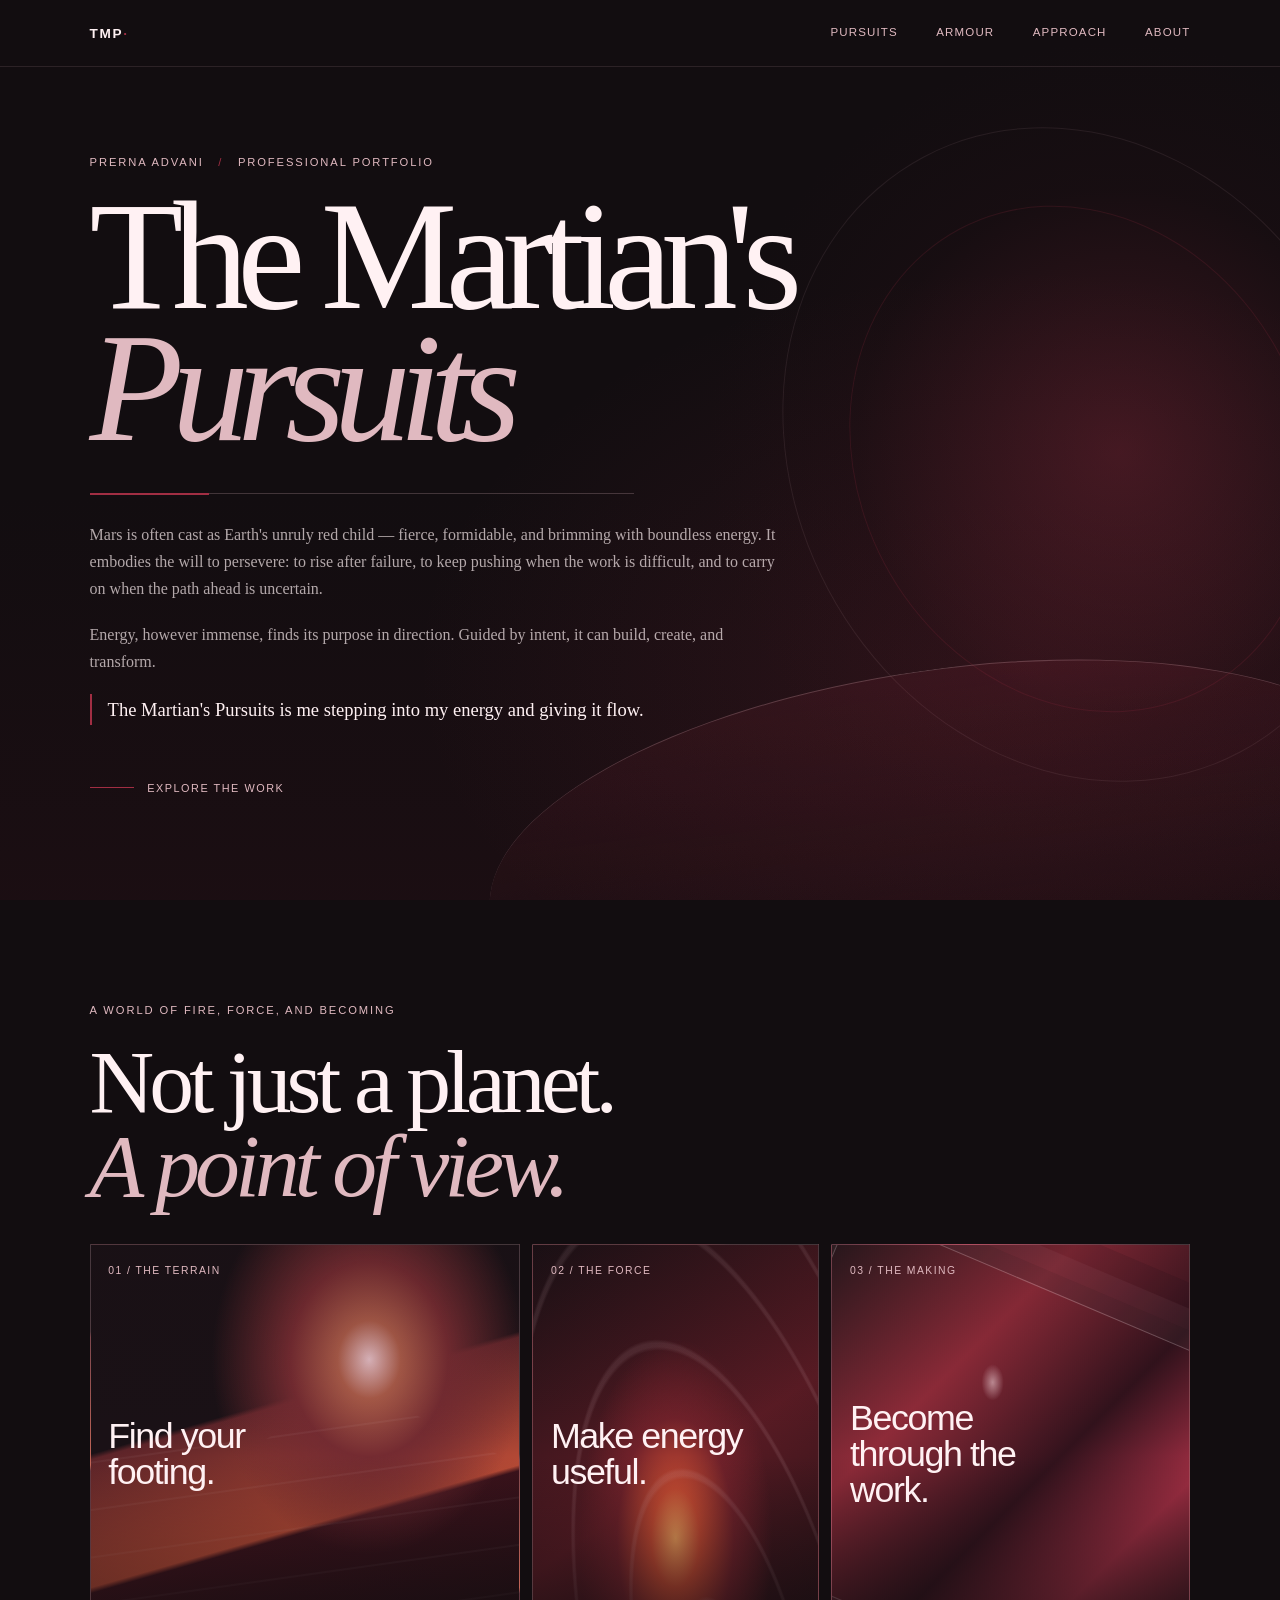
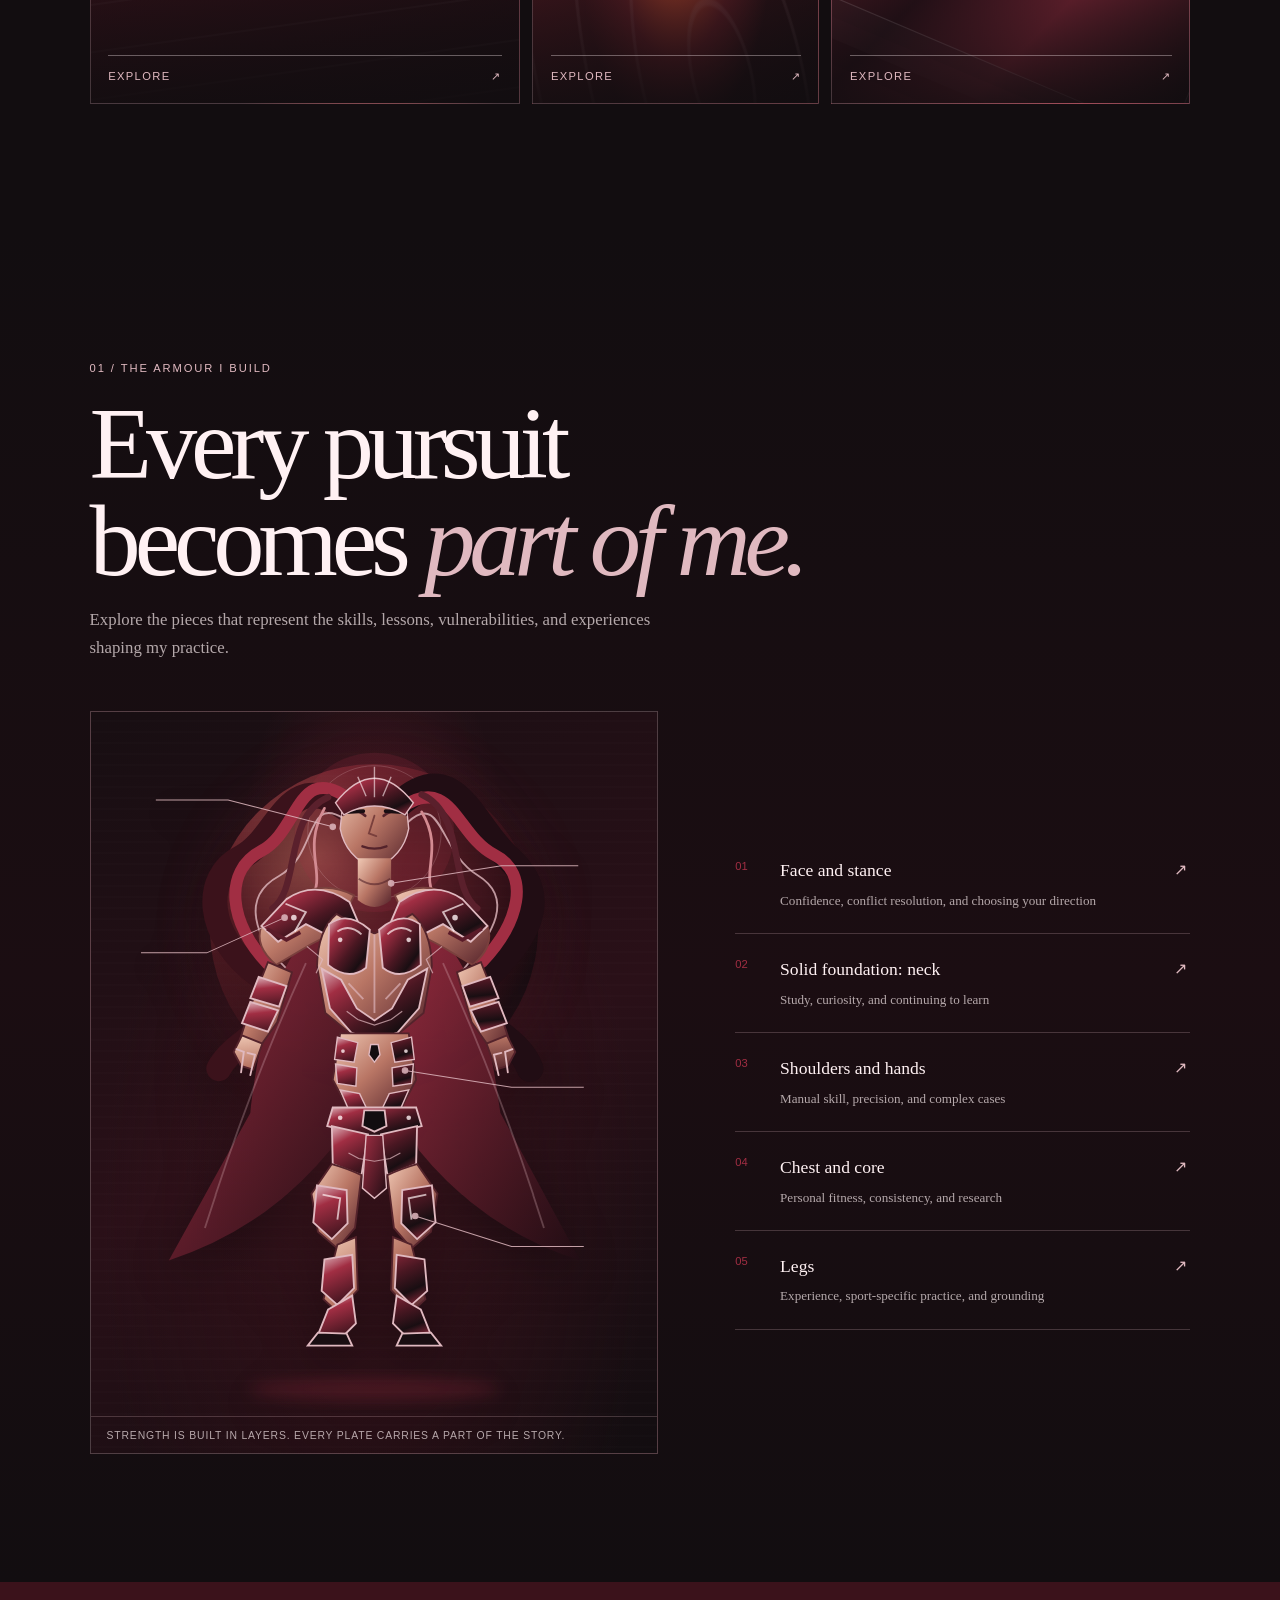
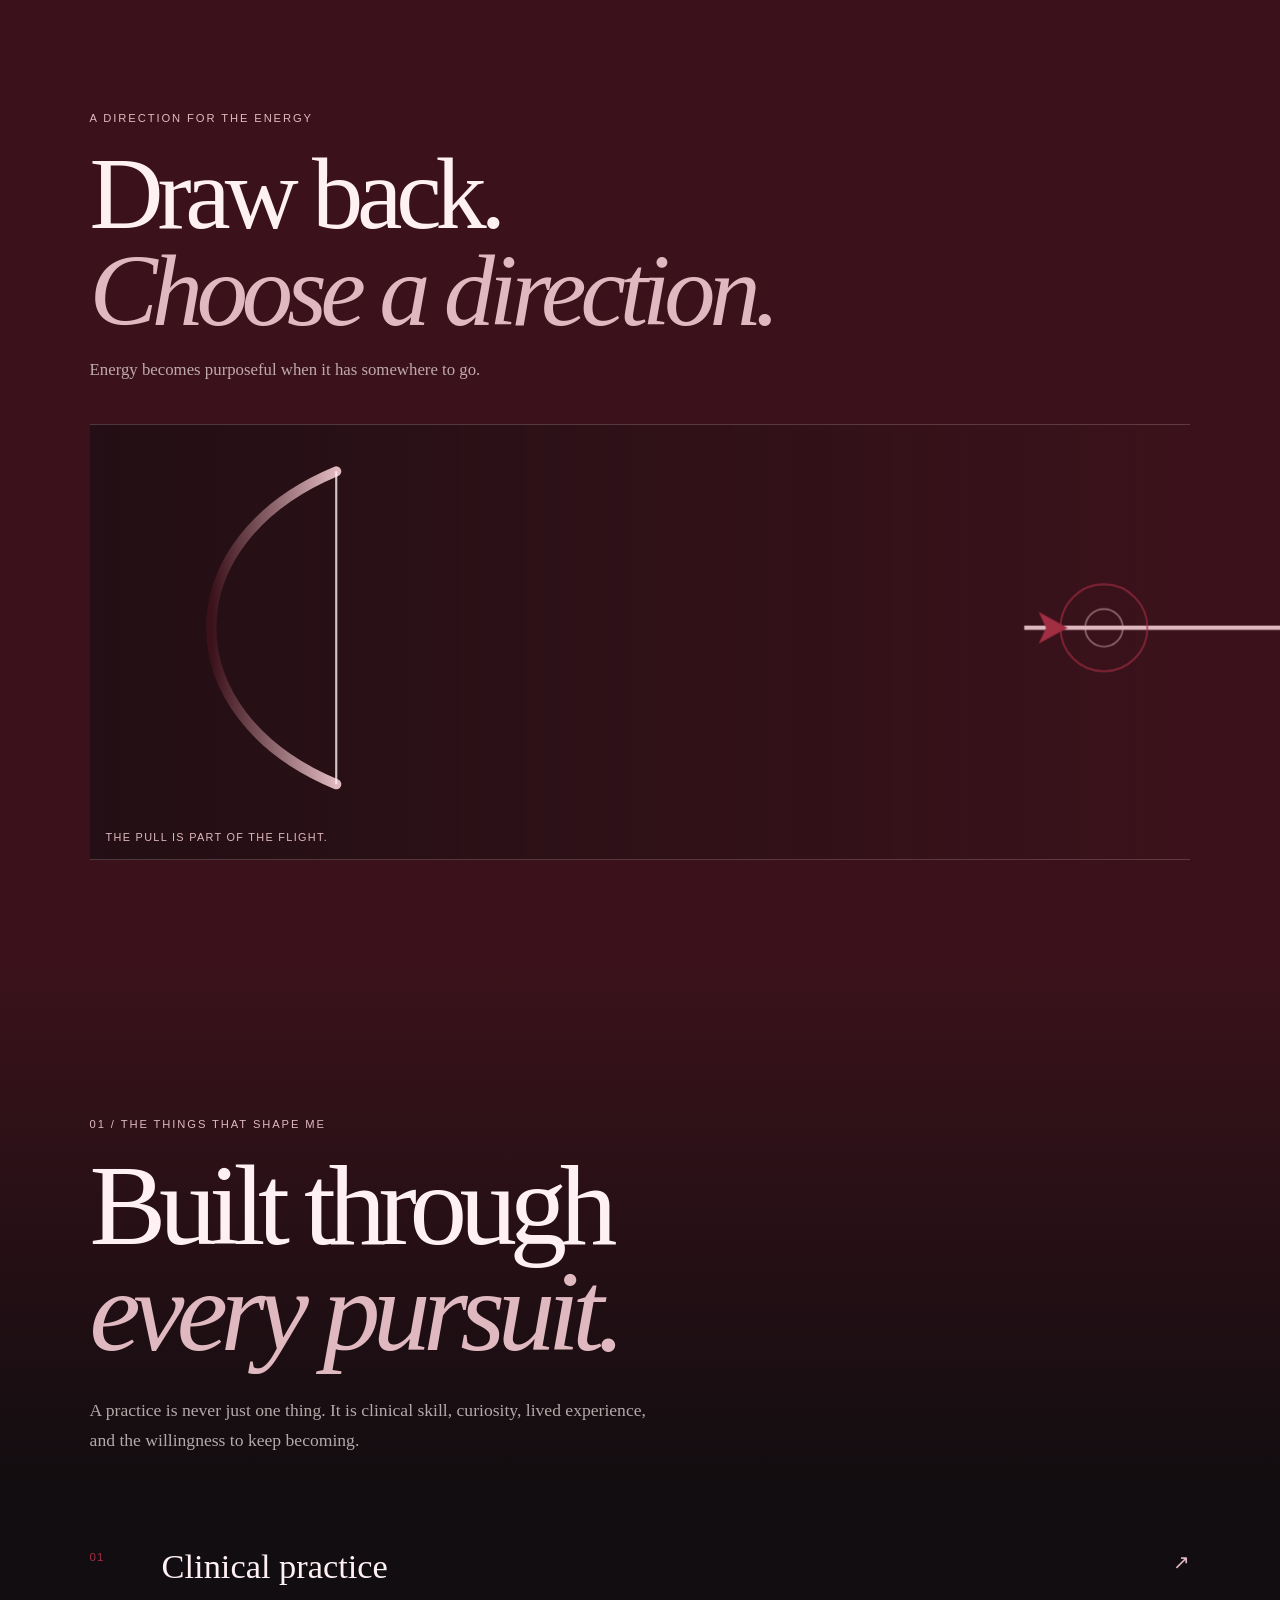
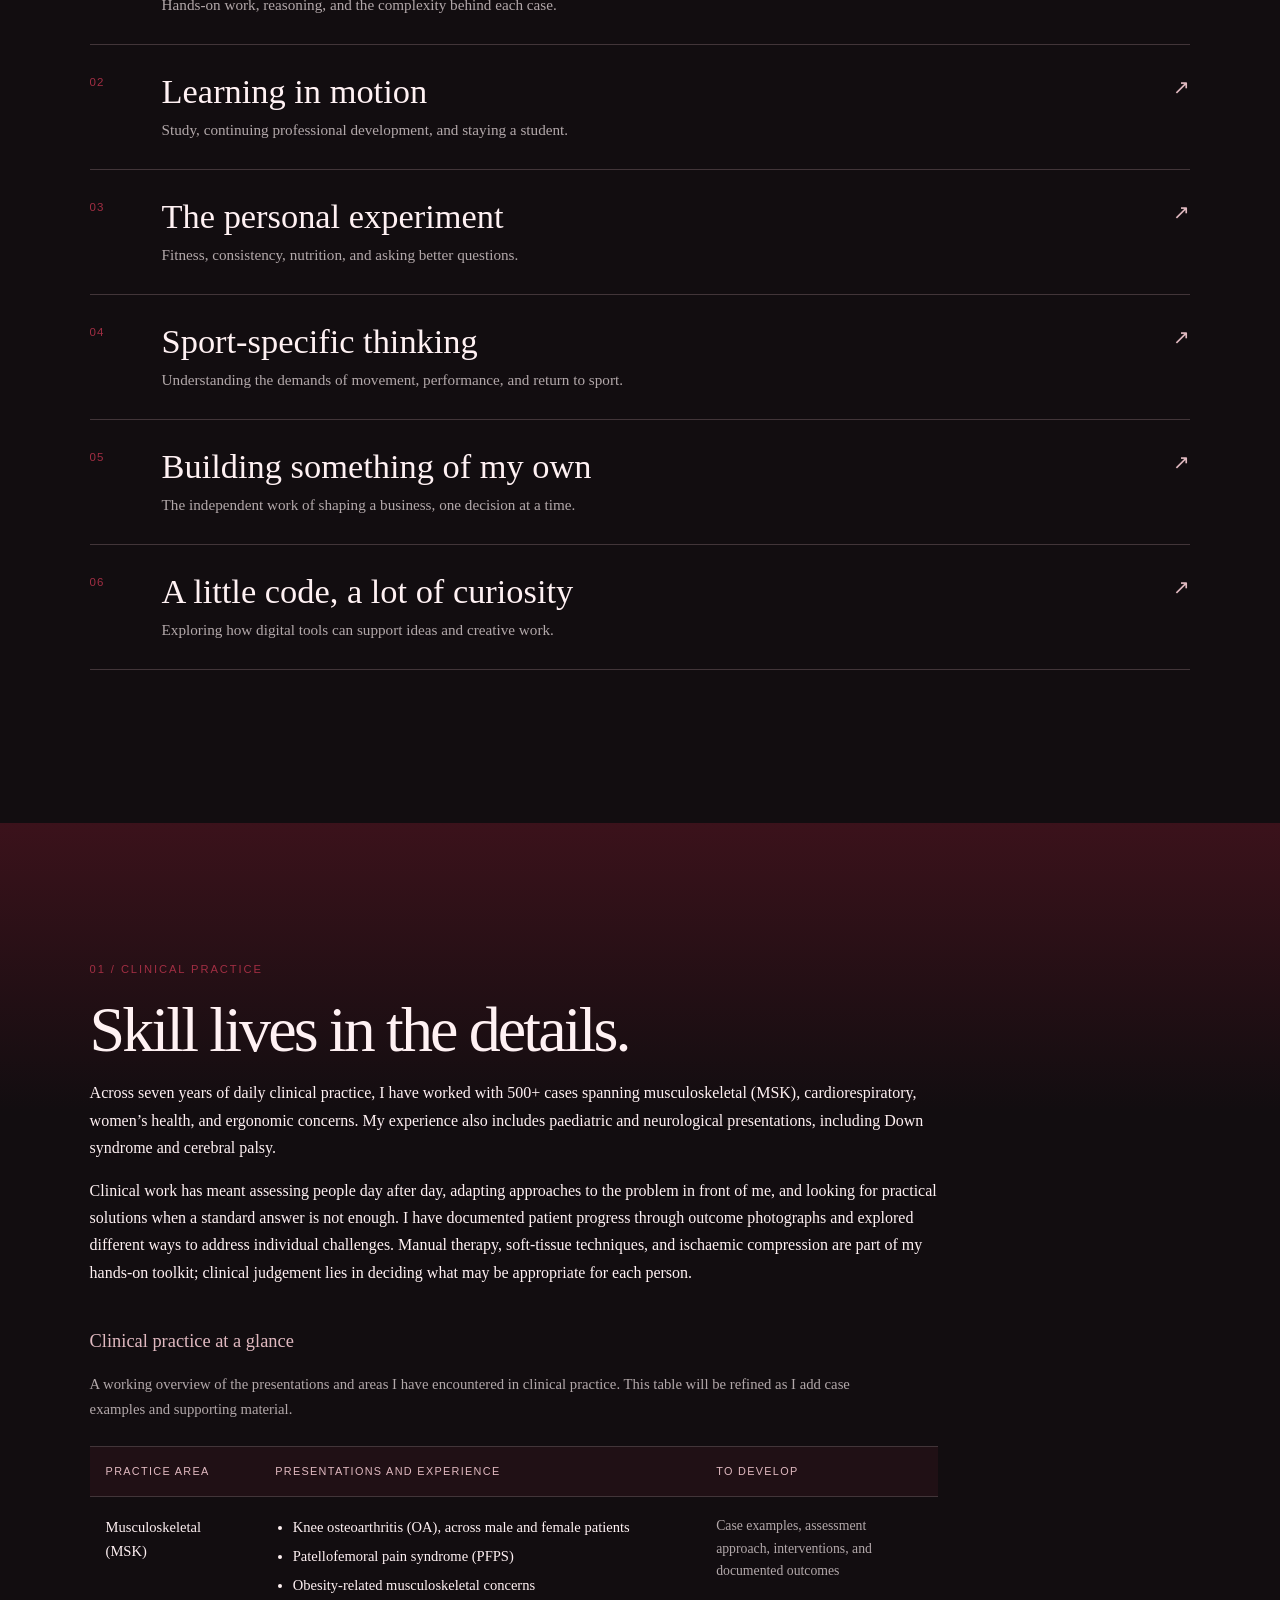
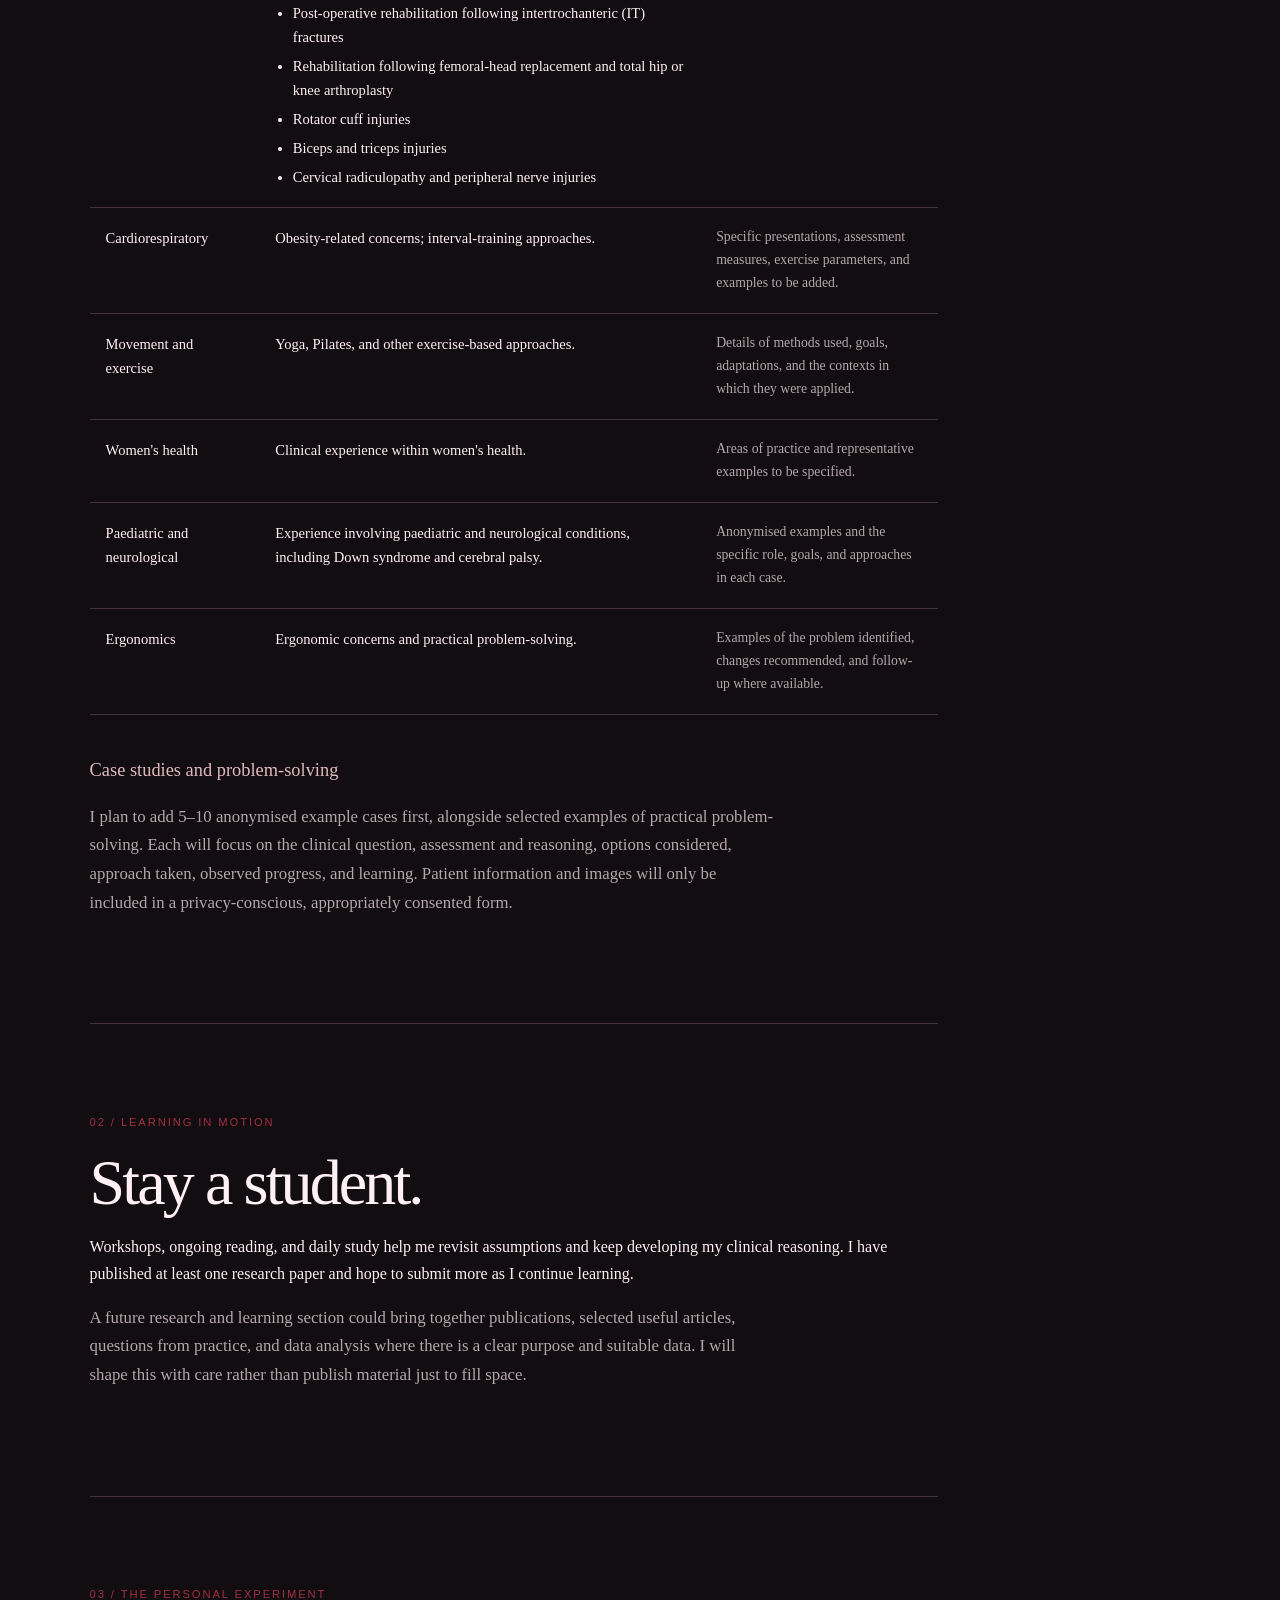
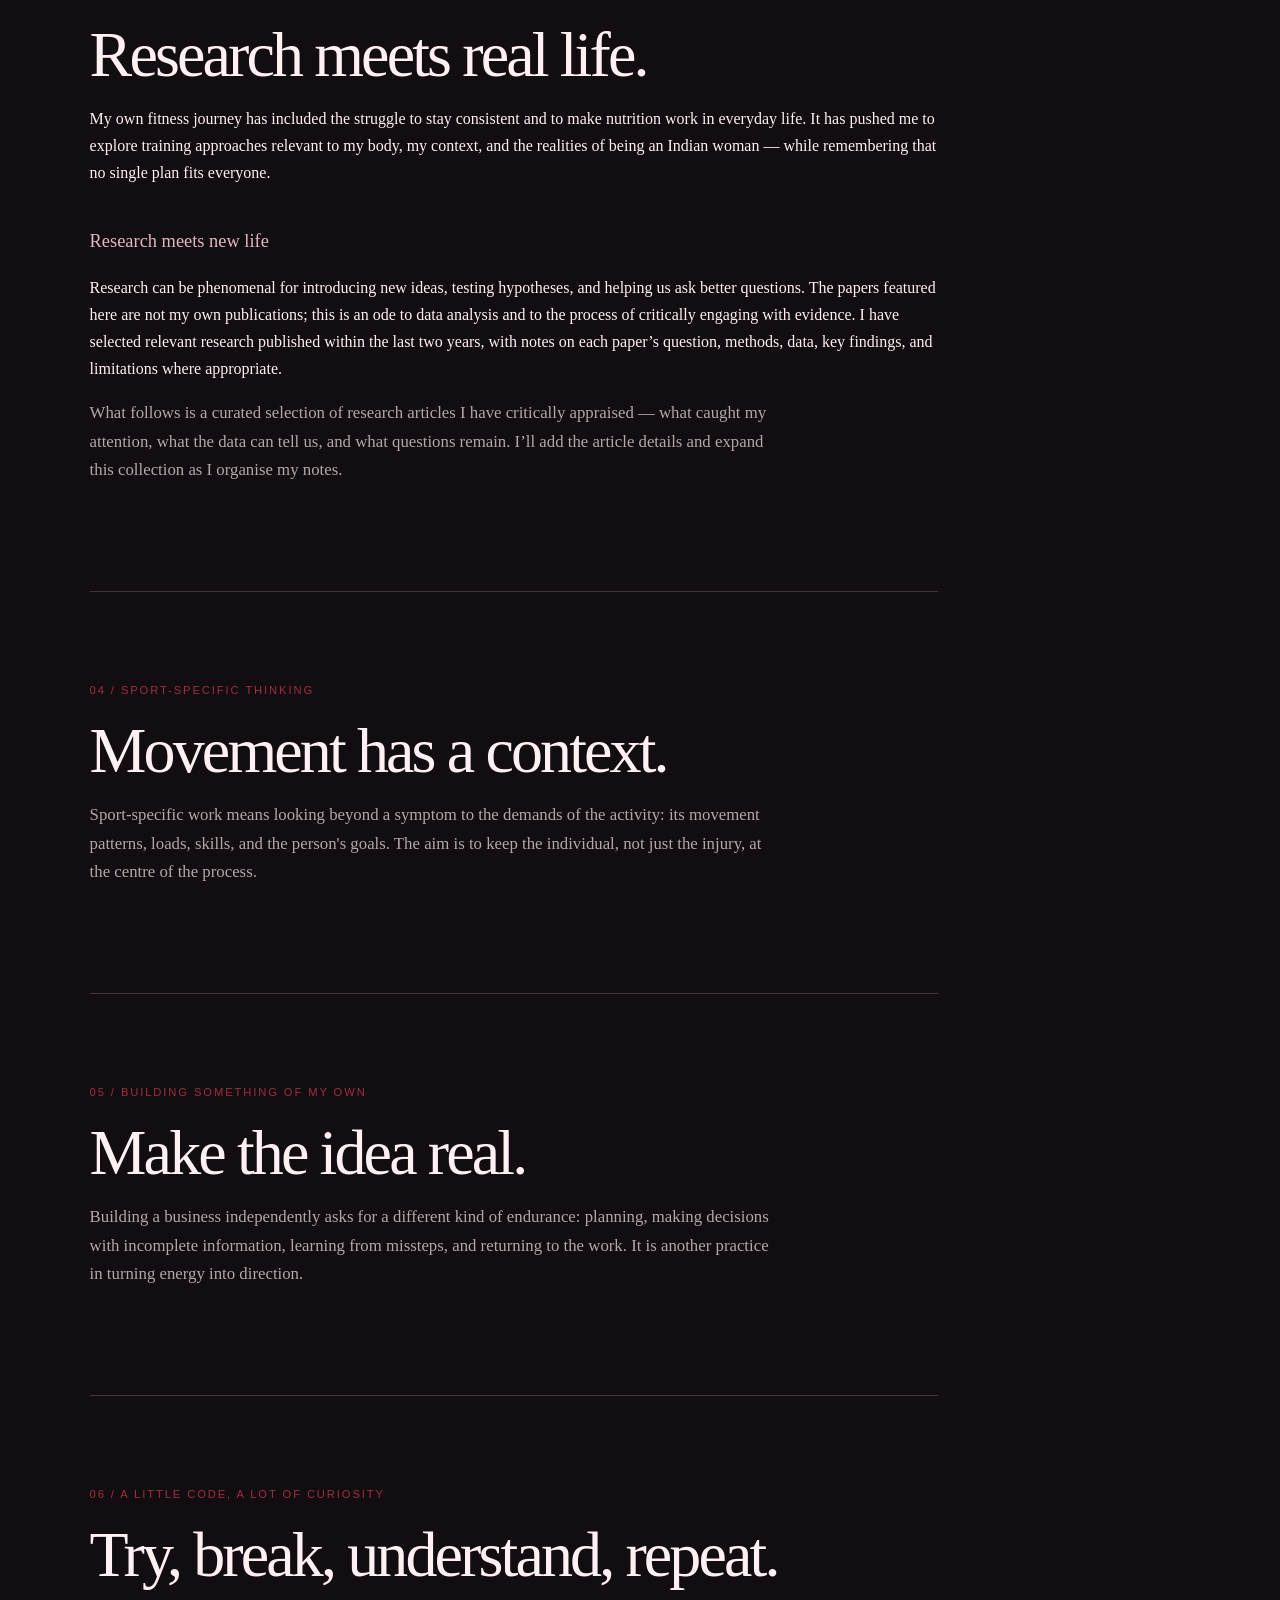
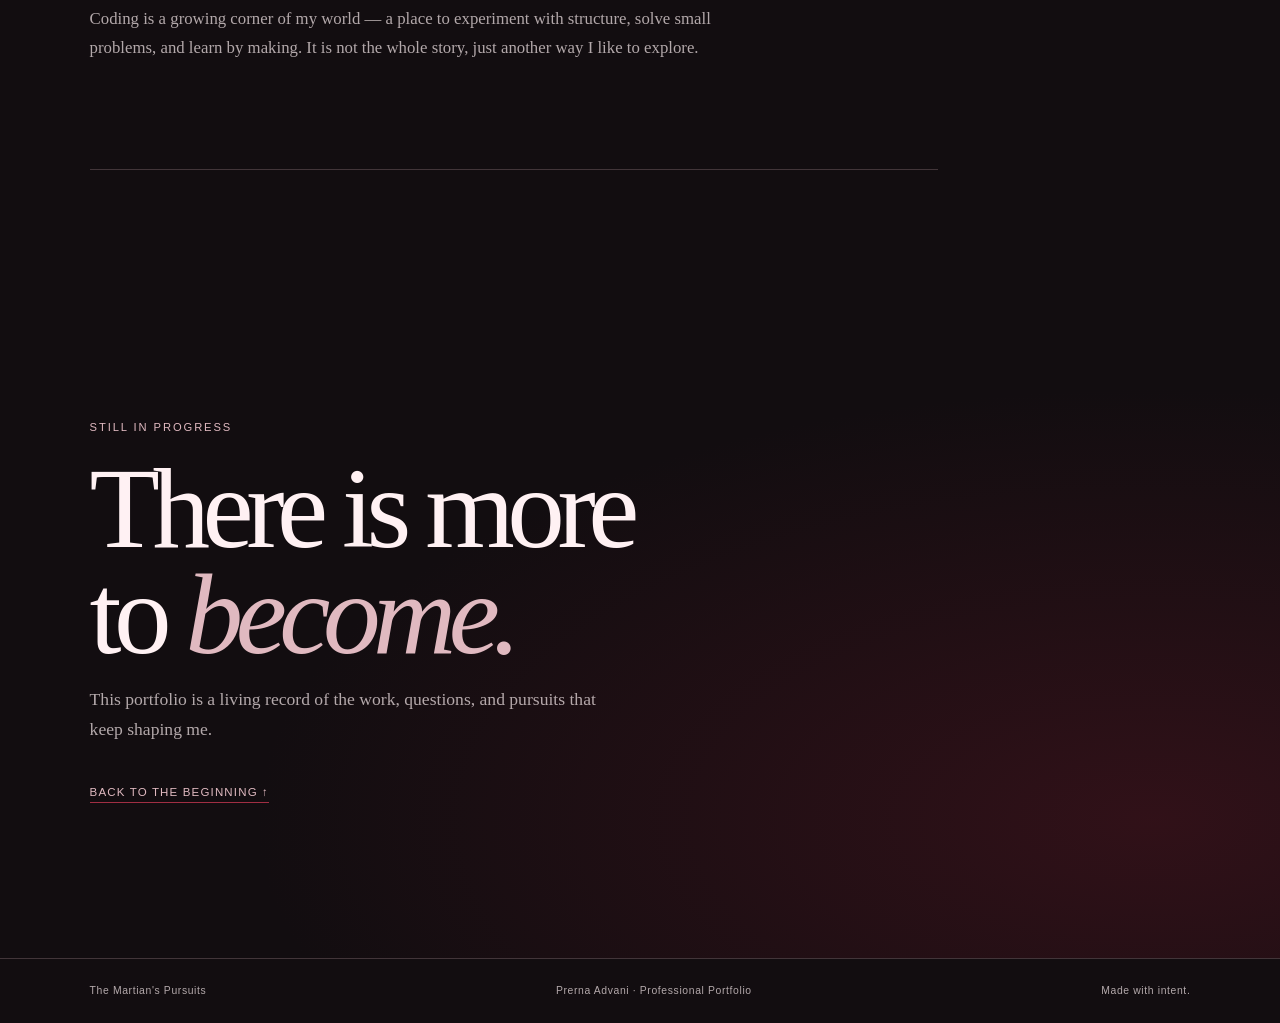
<file: index.html>
<!doctype html>
<html lang="en">
<head>
  <meta charset="utf-8">
  <meta name="viewport" content="width=device-width, initial-scale=1">
  <meta name="theme-color" content="#120D10">
  <meta name="description" content="The Martian's Pursuits — the professional portfolio of Prerna Advani, exploring sports physiotherapy, clinical practice, fitness, learning and building.">
  <title>The Martian's Pursuits — Prerna Advani</title>
  <link rel="stylesheet" href="./style.css">
  <script src="./script.js" defer></script>
</head>
<body>
  <header class="site-header">
    <a class="wordmark" href="#top" aria-label="The Martian's Pursuits, home">TMP<span>·</span></a>
    <nav aria-label="Main navigation">
      <a href="#pursuits">Pursuits</a>
      <a href="#armour">Armour</a>
      <a href="#approach">Approach</a>
      <a href="#about">About</a>
    </nav>
  </header>

  <main id="top">
    <section class="hero section-wrap" aria-labelledby="site-title">
      <p class="eyebrow">Prerna Advani <span class="eyebrow-divider">/</span> Professional Portfolio</p>
      <h1 id="site-title">The Martian's <em>Pursuits</em></h1>
      <div class="hero-rule" aria-hidden="true"><span></span></div>
      <div class="intro-copy">
        <p>Mars is often cast as Earth's unruly red child — fierce, formidable, and brimming with boundless energy. It embodies the will to persevere: to rise after failure, to keep pushing when the work is difficult, and to carry on when the path ahead is uncertain.</p>
        <p>Energy, however immense, finds its purpose in direction. Guided by intent, it can build, create, and transform.</p>
        <p class="closing-line">The Martian's Pursuits is me stepping into my energy and giving it flow.</p>
      </div>
      <a class="scroll-cue" href="#pursuits"><span class="scroll-cue-line" aria-hidden="true"></span> Explore the work</a>
      <div class="hero-orbit orbit-one" aria-hidden="true"></div>
      <div class="hero-orbit orbit-two" aria-hidden="true"></div>
    </section>


    <section class="mars-interlude section-wrap" aria-label="Visual introduction to the Martian theme">
      <div class="mars-interlude-heading">
        <p class="eyebrow">A world of fire, force, and becoming</p>
        <h2>Not just a planet.<br><em>A point of view.</em></h2>
      </div>
      <div class="mars-triptych" aria-label="Three visual pathways">
        <a class="mars-panel mars-panel-landscape mars-panel-link" href="terrain.html" aria-label="Explore The Terrain">
          <span class="panel-label">01 / The terrain</span><span class="panel-caption">Find your footing.</span><span class="panel-open">Explore <span aria-hidden="true">↗</span></span>
        </a>
        <a class="mars-panel mars-panel-fire mars-panel-link" href="force.html" aria-label="Explore The Force">
          <span class="panel-label">02 / The force</span><span class="panel-caption">Make energy useful.</span><span class="panel-open">Explore <span aria-hidden="true">↗</span></span>
        </a>
        <a class="mars-panel mars-panel-metal mars-panel-link" href="making.html" aria-label="Explore The Making">
          <span class="panel-label">03 / The making</span><span class="panel-caption">Become through the work.</span><span class="panel-open">Explore <span aria-hidden="true">↗</span></span>
        </a>
      </div>
    </section>

    <section class="armour-section section-wrap" id="armour" aria-labelledby="armour-title">
      <div class="armour-heading">
        <p class="eyebrow">01 / The armour I build</p>
        <h2 id="armour-title">Every pursuit<br>becomes <em>part of me.</em></h2>
        <p>Explore the pieces that represent the skills, lessons, vulnerabilities, and experiences shaping my practice.</p>
      </div>
      <div class="armour-layout">
        <div class="armour-figure">
          <svg class="armour-art" viewBox="0 0 600 760" role="img" aria-labelledby="armour-svg-title armour-svg-desc">
            <title id="armour-svg-title">The Martian's armour — a layered warrior figure</title>
            <desc id="armour-svg-desc">A feminine, athletic warrior silhouette with a human face, flowing mane-like hair, exposed neck, broad shoulders, layered burgundy and crimson armour, articulated hands, a strong core, and plated legs. Fine callouts connect the figure to clinical practice, learning, fitness, and experience.</desc>
            <defs>
              <linearGradient id="armour-metal" x1="0" y1="0" x2="1" y2="1"><stop stop-color="#E0B9C0"/><stop offset=".22" stop-color="#A12E43"/><stop offset=".55" stop-color="#4A1722"/><stop offset=".78" stop-color="#190E12"/><stop offset="1" stop-color="#A12E43"/></linearGradient>
              <linearGradient id="armour-skin" x1="0" y1="0" x2="1" y2="1"><stop stop-color="#F0C9B5"/><stop offset=".48" stop-color="#B97665"/><stop offset="1" stop-color="#54232B"/></linearGradient>
              <linearGradient id="armour-cloth" x1="0" y1="0" x2="1" y2="1"><stop stop-color="#A12E43"/><stop offset="1" stop-color="#210D14"/></linearGradient>
              <radialGradient id="armour-aura"><stop stop-color="#A12E43" stop-opacity=".36"/><stop offset="1" stop-color="#120D10" stop-opacity="0"/></radialGradient>
              <filter id="armour-shadow" x="-40%" y="-40%" width="180%" height="180%"><feGaussianBlur stdDeviation="8"/></filter>
            </defs>
            <ellipse cx="300" cy="372" rx="224" ry="330" fill="url(#armour-aura)"/>
            <circle cx="300" cy="130" r="86" fill="#A12E43" opacity=".18"/>
            <circle cx="300" cy="130" r="72" fill="none" stroke="#E0B9C0" stroke-opacity=".24"/>
            <ellipse cx="300" cy="731" rx="135" ry="12" fill="#A12E43" opacity=".26" filter="url(#armour-shadow)"/>
            <!-- Wind-carved mane: individual strands, never animal features -->
            <g fill="none" stroke-linecap="round">
              <path d="M270 105 C205 57 197 137 156 157 S116 242 176 285 S153 345 132 385" stroke="#3B121B" stroke-width="27"/>
              <path d="M278 98 C217 48 220 128 178 150 S143 229 185 272" stroke="#A12E43" stroke-width="13"/>
              <path d="M267 115 C225 89 239 154 197 177 S171 244 204 276" stroke="#E0B9C0" stroke-width="2" opacity=".8"/>
              <path d="M326 100 C387 45 405 122 444 157 S477 231 425 282 S451 338 468 385" stroke="#210D14" stroke-width="29"/>
              <path d="M329 103 C384 66 388 133 429 154 S456 228 416 270" stroke="#A12E43" stroke-width="13"/>
              <path d="M336 119 C373 85 370 151 411 176 S428 239 396 278" stroke="#E0B9C0" stroke-width="2" opacity=".8"/>
              <path d="M246 104 C220 151 251 175 230 205 M351 108 C377 151 346 175 368 204" stroke="#D38B92" stroke-width="3"/>
              <path d="M250 92 C202 112 220 191 190 212 M351 89 C399 110 380 190 411 212" stroke="#5A202C" stroke-width="7"/>
            </g>
            <!-- Cape, behind the body -->
            <path d="M239 235 C198 258 177 339 166 433 L78 592 Q181 559 252 473 L300 330Z" fill="url(#armour-cloth)" opacity=".9"/>
            <path d="M359 235 C402 258 424 339 436 433 L522 592 Q418 559 348 473 L300 330Z" fill="url(#armour-cloth)" opacity=".9"/>
            <path d="M226 271 Q163 410 117 557 M374 271 Q437 410 483 557" fill="none" stroke="#E0B9C0" stroke-opacity=".28" stroke-width="2"/>
            <!-- Face: human, composed, slightly androgynous -->
            <path d="M267 88 Q300 67 333 88 L337 126 Q331 157 300 169 Q269 157 263 126Z" fill="url(#armour-skin)" stroke="#E0B9C0" stroke-width="1.5"/>
            <path d="M266 111 Q279 102 290 112 M310 112 Q322 102 334 111" fill="none" stroke="#54232B" stroke-width="3" stroke-linecap="round"/>
            <path d="M269 108 L288 107 M312 107 L331 108" stroke="#190E12" stroke-width="4" stroke-linecap="round"/>
            <path d="M300 112 L294 131 L302 134" fill="none" stroke="#7A403D" stroke-width="2" stroke-linecap="round"/>
            <path d="M287 145 Q300 150 313 145" fill="none" stroke="#54232B" stroke-width="2.5" stroke-linecap="round"/>
            <path d="M258 98 Q300 45 342 98 L333 111 Q300 92 267 111Z" fill="url(#armour-metal)" stroke="#E0B9C0" stroke-width="1.5"/>
            <path d="M300 59 L300 92 M282 70 L291 91 M318 70 L309 91" stroke="#FFF1F3" stroke-opacity=".6" stroke-width="1.5"/>
            <!-- Exposed neck: deliberately unarmoured -->
            <path d="M282 158 L282 203 Q300 218 318 203 L318 158" fill="url(#armour-skin)"/>
            <path d="M283 180 Q300 192 317 180" fill="none" stroke="#54232B" stroke-opacity=".6" stroke-width="2"/>
            <!-- Strong shoulders and upper arms -->
            <path d="M278 198 Q246 181 215 199 L178 231 Q170 253 194 273 L231 251 L260 236Z" fill="url(#armour-skin)" stroke="#7A403D" stroke-width="2"/>
            <path d="M322 198 Q354 181 385 199 L422 231 Q430 253 406 273 L369 251 L340 236Z" fill="url(#armour-skin)" stroke="#7A403D" stroke-width="2"/>
            <!-- Layered shoulder pauldrons -->
            <path d="M273 205 Q237 180 205 202 L178 231 L196 248 L226 229 L251 242 L282 226Z" fill="url(#armour-metal)" stroke="#E0B9C0" stroke-width="2"/>
            <path d="M327 205 Q363 180 395 202 L422 231 L404 248 L374 229 L349 242 L318 226Z" fill="url(#armour-metal)" stroke="#E0B9C0" stroke-width="2"/>
            <path d="M204 207 L226 216 L214 237 M396 207 L374 216 L386 237" fill="none" stroke="#FFF1F3" stroke-opacity=".72" stroke-width="2"/>
            <path d="M184 234 L205 246 L220 238 M416 234 L395 246 L380 238" fill="none" stroke="#5B1B29" stroke-width="4"/>
            <!-- Torso and articulated chest plates -->
            <path d="M259 218 Q239 235 238 274 L247 325 L275 348 L300 337 L325 348 L353 325 L362 274 Q361 235 341 218 L322 229 L300 239 L278 229Z" fill="url(#armour-skin)" stroke="#54232B" stroke-width="2"/>
            <path d="M251 229 Q271 214 295 235 L291 276 Q272 291 250 273Z" fill="url(#armour-metal)" stroke="#E0B9C0" stroke-width="2"/>
            <path d="M349 229 Q329 214 305 235 L309 276 Q328 291 350 273Z" fill="url(#armour-metal)" stroke="#E0B9C0" stroke-width="2"/>
            <path d="M260 237 Q273 228 286 240 M340 237 Q327 228 314 240" fill="none" stroke="#FFF1F3" stroke-opacity=".7" stroke-width="2"/>
            <path d="M300 240 L300 325 M272 293 L288 310 M328 293 L312 310" fill="none" stroke="#E0B9C0" stroke-opacity=".65" stroke-width="2"/>
            <path d="M243 277 L264 289 L281 320 L300 333 L319 320 L336 289 L357 277 L348 320 L325 346 L300 355 L275 346 L252 320Z" fill="url(#armour-metal)" stroke="#E0B9C0" stroke-width="2"/>
            <!-- Core: segmented plates with visible vulnerable centre -->
            <path d="M263 347 L337 347 L345 397 L327 431 L273 431 L255 397Z" fill="url(#armour-skin)" stroke="#54232B" stroke-width="2"/>
            <path d="M260 351 L282 357 L278 378 L257 375Z M340 351 L318 357 L322 378 L343 375Z" fill="url(#armour-metal)" stroke="#E0B9C0" stroke-width="1.5"/>
            <path d="M258 380 L281 384 L280 404 L260 401Z M342 380 L319 384 L320 404 L340 401Z" fill="url(#armour-metal)" stroke="#E0B9C0" stroke-width="1.5"/>
            <path d="M263 408 L284 412 L293 431 L273 431Z M337 408 L316 412 L307 431 L327 431Z" fill="url(#armour-metal)" stroke="#E0B9C0" stroke-width="1.5"/>
            <path d="M296 359 L304 359 L306 370 L300 378 L294 370Z" fill="#120D10" stroke="#E0B9C0" stroke-width="1.5"/>
            <!-- Forearms and articulated hands -->
            <path d="M185 270 L211 281 L195 335 L173 366 L155 353 L169 310Z" fill="url(#armour-skin)" stroke="#54232B" stroke-width="2"/>
            <path d="M415 270 L389 281 L405 335 L427 366 L445 353 L431 310Z" fill="url(#armour-skin)" stroke="#54232B" stroke-width="2"/>
            <path d="M175 286 L205 296 L197 318 L166 309Z M425 286 L395 296 L403 318 L434 309Z" fill="url(#armour-metal)" stroke="#E0B9C0" stroke-width="2"/>
            <path d="M166 313 L196 322 L185 345 L157 336Z M434 313 L404 322 L415 345 L443 336Z" fill="url(#armour-metal)" stroke="#E0B9C0" stroke-width="2"/>
            <path d="M157 349 L179 358 L169 386 L156 382 L148 367Z M443 349 L421 358 L431 386 L444 382 L452 367Z" fill="url(#armour-skin)" stroke="#54232B" stroke-width="2"/>
            <path d="M151 364 L159 367 L156 389 M163 368 L171 370 L166 392 M449 364 L441 367 L444 389 M437 368 L429 370 L434 392" fill="none" stroke="#E0B9C0" stroke-width="2" stroke-linecap="round"/>
            <!-- Waist belt and layered tassets -->
            <path d="M255 427 L345 427 L351 447 L300 459 L249 447Z" fill="url(#armour-metal)" stroke="#E0B9C0" stroke-width="2"/>
            <path d="M289 430 L311 430 L313 447 L300 453 L287 447Z" fill="#120D10" stroke="#E0B9C0" stroke-width="2"/>
            <path d="M254 447 L293 456 L286 500 L255 488Z M307 456 L346 447 L345 488 L314 500Z" fill="url(#armour-metal)" stroke="#E0B9C0" stroke-width="2"/>
            <path d="M291 457 L309 457 L313 514 L300 525 L287 514Z" fill="url(#armour-cloth)" stroke="#E0B9C0" stroke-width="1.5"/>
            <!-- Muscular thighs and segmented leg armour -->
            <path d="M254 488 Q272 493 286 500 L279 557 L260 579 L239 561 L232 520Z" fill="url(#armour-skin)" stroke="#54232B" stroke-width="2"/>
            <path d="M346 488 Q328 493 314 500 L321 557 L340 579 L361 561 L368 520Z" fill="url(#armour-skin)" stroke="#54232B" stroke-width="2"/>
            <path d="M238 511 L270 516 L271 552 L254 569 L234 551Z M362 511 L330 516 L329 552 L346 569 L366 551Z" fill="url(#armour-metal)" stroke="#E0B9C0" stroke-width="2"/>
            <path d="M244 521 L263 525 L260 548 M356 521 L337 525 L340 548" fill="none" stroke="#FFF1F3" stroke-opacity=".7" stroke-width="2"/>
            <path d="M260 575 L280 567 L282 624 L260 648 L245 634Z M340 575 L320 567 L318 624 L340 648 L355 634Z" fill="url(#armour-skin)" stroke="#54232B" stroke-width="2"/>
            <path d="M246 591 L276 586 L278 622 L260 640 L243 625Z M354 591 L324 586 L322 622 L340 640 L357 625Z" fill="url(#armour-metal)" stroke="#E0B9C0" stroke-width="2"/>
            <path d="M250 645 L276 630 L280 660 L264 676 L240 670Z M350 645 L324 630 L320 660 L336 676 L360 670Z" fill="url(#armour-metal)" stroke="#E0B9C0" stroke-width="2"/>
            <path d="M239 670 L270 671 L276 684 L228 684Z M361 670 L330 671 L324 684 L372 684Z" fill="#190E12" stroke="#E0B9C0" stroke-width="2"/>
            <!-- Sparse engraved details, rivets, and light-catching edges -->
            <g fill="#FFF1F3" opacity=".8"><circle cx="213" cy="222" r="3"/><circle cx="387" cy="222" r="3"/><circle cx="263" cy="246" r="2.5"/><circle cx="337" cy="246" r="2.5"/><circle cx="266" cy="366" r="2"/><circle cx="334" cy="366" r="2"/><circle cx="263" cy="438" r="2.5"/><circle cx="337" cy="438" r="2.5"/></g>
            <g fill="none" stroke="#E0B9C0" stroke-width="1.3" opacity=".72">
              <path d="M227 253 L244 267 L237 282 M373 253 L356 267 L363 282"/>
              <path d="M270 323 L282 332 L300 338 L318 332 L330 323"/>
              <path d="M272 476 L283 482 L300 485 L317 482 L328 476"/>
            </g>
            <!-- Fine callouts -->
            <g fill="none" stroke="#E0B9C0" stroke-width="1.1" opacity=".85">
              <path d="M255 124 L142 95 L64 95"/><circle cx="255" cy="124" r="3" fill="#E0B9C0"/>
              <path d="M318 185 L437 166 L520 166"/><circle cx="318" cy="185" r="3" fill="#E0B9C0"/>
              <path d="M203 222 L119 260 L48 260"/><circle cx="203" cy="222" r="3" fill="#E0B9C0"/>
              <path d="M333 387 L448 405 L526 405"/><circle cx="333" cy="387" r="3" fill="#E0B9C0"/>
              <path d="M344 544 L448 577 L526 577"/><circle cx="344" cy="544" r="3" fill="#E0B9C0"/>
            </g>
          </svg>
          <p class="figure-caption">Strength is built in layers. Every plate carries a part of the story.</p>
        </div>
        <div class="armour-links" aria-label="Explore armour meanings">
          <a href="#building"><span>01</span><span><strong>Face and stance</strong><small>Confidence, conflict resolution, and choosing your direction</small></span><b>↗</b></a>
          <a href="#learning"><span>02</span><span><strong>Solid foundation: neck</strong><small>Study, curiosity, and continuing to learn</small></span><b>↗</b></a>
          <a href="#clinical"><span>03</span><span><strong>Shoulders and hands</strong><small>Manual skill, precision, and complex cases</small></span><b>↗</b></a>
          <a href="#fitness"><span>04</span><span><strong>Chest and core</strong><small>Personal fitness, consistency, and research</small></span><b>↗</b></a>
          <a href="#sport"><span>05</span><span><strong>Legs</strong><small>Experience, sport-specific practice, and grounding</small></span><b>↗</b></a>
        </div>
      </div>
    </section>

    <section class="bow-section section-wrap" id="bow" aria-label="Bow and arrow, a symbol of directed energy">
      <div class="bow-copy"><p class="eyebrow">A direction for the energy</p><h2>Draw back.<br><em>Choose a direction.</em></h2><p>Energy becomes purposeful when it has somewhere to go.</p></div>
      <div class="bow-stage" data-bow-stage>
        <svg class="bow-art" viewBox="0 0 760 280" role="img" aria-label="A crimson bow draws back and releases an arrow across the page">
          <defs><linearGradient id="bowGlow" x1="0" y1="0" x2="1" y2="0"><stop stop-color="#3B121B"/><stop offset="1" stop-color="#E0B9C0"/></linearGradient></defs>
          <path class="bow-curve" d="M170 32 C55 80 55 200 170 248" fill="none" stroke="url(#bowGlow)" stroke-width="7" stroke-linecap="round"/>
          <path class="bow-string" d="M170 32 L170 140 L170 248" fill="none" stroke="#FFF1F3" stroke-width="1.5" opacity=".8"/>
          <g class="arrow-group"><path d="M170 140 L690 140" stroke="#E0B9C0" stroke-width="3"/><path d="M690 140 L661 124 L666 140 L661 156Z" fill="#A12E43"/><path d="M200 140 L180 129 L185 140 L180 151Z" fill="#A12E43"/></g>
          <path class="arrow-trail" d="M220 140 L700 140" stroke="#A12E43" stroke-width="1" stroke-dasharray="3 10" opacity=".6"/>
          <circle class="target-ring" cx="700" cy="140" r="30" fill="none" stroke="#A12E43" stroke-width="1.5"/><circle class="target-ring inner" cx="700" cy="140" r="13" fill="none" stroke="#E0B9C0" stroke-width="1"/>
        </svg>
        <p class="bow-caption">The pull is part of the flight.</p>
      </div>
    </section>

    <section class="section-intro section-wrap" id="pursuits">
      <p class="eyebrow">01 / The things that shape me</p>
      <h2>Built through<br><em>every pursuit.</em></h2>
      <p class="section-lede">A practice is never just one thing. It is clinical skill, curiosity, lived experience, and the willingness to keep becoming.</p>
    </section>

    <section class="pursuit-list section-wrap" aria-label="Portfolio topics">
      <a class="pursuit-card" href="#clinical">
        <span class="card-index">01</span><span class="card-copy"><span class="card-title">Clinical practice</span><span class="card-description">Hands-on work, reasoning, and the complexity behind each case.</span></span><span class="card-arrow" aria-hidden="true">↗</span>
      </a>
      <a class="pursuit-card" href="#learning">
        <span class="card-index">02</span><span class="card-copy"><span class="card-title">Learning in motion</span><span class="card-description">Study, continuing professional development, and staying a student.</span></span><span class="card-arrow" aria-hidden="true">↗</span>
      </a>
      <a class="pursuit-card" href="#fitness">
        <span class="card-index">03</span><span class="card-copy"><span class="card-title">The personal experiment</span><span class="card-description">Fitness, consistency, nutrition, and asking better questions.</span></span><span class="card-arrow" aria-hidden="true">↗</span>
      </a>
      <a class="pursuit-card" href="#sport">
        <span class="card-index">04</span><span class="card-copy"><span class="card-title">Sport-specific thinking</span><span class="card-description">Understanding the demands of movement, performance, and return to sport.</span></span><span class="card-arrow" aria-hidden="true">↗</span>
      </a>
      <a class="pursuit-card" href="#building">
        <span class="card-index">05</span><span class="card-copy"><span class="card-title">Building something of my own</span><span class="card-description">The independent work of shaping a business, one decision at a time.</span></span><span class="card-arrow" aria-hidden="true">↗</span>
      </a>
      <a class="pursuit-card" href="#code">
        <span class="card-index">06</span><span class="card-copy"><span class="card-title">A little code, a lot of curiosity</span><span class="card-description">Exploring how digital tools can support ideas and creative work.</span></span><span class="card-arrow" aria-hidden="true">↗</span>
      </a>
    </section>

    <section class="details section-wrap" aria-label="More about each pursuit">
      <article class="detail" id="clinical">
        <p class="eyebrow">01 / Clinical practice</p><h3>Skill lives in the details.</h3>
        <p>Across seven years of daily clinical practice, I have worked with 500+ cases spanning musculoskeletal (MSK), cardiorespiratory, women’s health, and ergonomic concerns. My experience also includes paediatric and neurological presentations, including Down syndrome and cerebral palsy.</p>
        <p>Clinical work has meant assessing people day after day, adapting approaches to the problem in front of me, and looking for practical solutions when a standard answer is not enough. I have documented patient progress through outcome photographs and explored different ways to address individual challenges. Manual therapy, soft-tissue techniques, and ischaemic compression are part of my hands-on toolkit; clinical judgement lies in deciding what may be appropriate for each person.</p>
        <h4 class="clinical-table-title">Clinical practice at a glance</h4>
        <p class="table-intro">A working overview of the presentations and areas I have encountered in clinical practice. This table will be refined as I add case examples and supporting material.</p>
        <div class="clinical-table-wrap" role="region" aria-label="Clinical practice experience table" tabindex="0">
          <table class="clinical-table">
            <thead><tr><th scope="col">Practice area</th><th scope="col">Presentations and experience</th><th scope="col">To develop</th></tr></thead>
            <tbody>
              <tr><th scope="row">Musculoskeletal (MSK)</th><td>
                <ul>
                  <li>Knee osteoarthritis (OA), across male and female patients</li>
                  <li>Patellofemoral pain syndrome (PFPS)</li>
                  <li>Obesity-related musculoskeletal concerns</li>
                  <li>Post-operative rehabilitation following intertrochanteric (IT) fractures</li>
                  <li>Rehabilitation following femoral-head replacement and total hip or knee arthroplasty</li>
                  <li>Rotator cuff injuries</li>
                  <li>Biceps and triceps injuries</li>
                  <li>Cervical radiculopathy and peripheral nerve injuries</li>
                </ul>
              </td><td>Case examples, assessment approach, interventions, and documented outcomes</td></tr>
              <tr><th scope="row">Cardiorespiratory</th><td>Obesity-related concerns; interval-training approaches.</td><td>Specific presentations, assessment measures, exercise parameters, and examples to be added.</td></tr>
              <tr><th scope="row">Movement and exercise</th><td>Yoga, Pilates, and other exercise-based approaches.</td><td>Details of methods used, goals, adaptations, and the contexts in which they were applied.</td></tr>
              <tr><th scope="row">Women's health</th><td>Clinical experience within women's health.</td><td>Areas of practice and representative examples to be specified.</td></tr>
              <tr><th scope="row">Paediatric and neurological</th><td>Experience involving paediatric and neurological conditions, including Down syndrome and cerebral palsy.</td><td>Anonymised examples and the specific role, goals, and approaches in each case.</td></tr>
              <tr><th scope="row">Ergonomics</th><td>Ergonomic concerns and practical problem-solving.</td><td>Examples of the problem identified, changes recommended, and follow-up where available.</td></tr>
            </tbody>
          </table>
        </div>
        <h4 class="clinical-table-title">Case studies and problem-solving</h4>
        <p>I plan to add 5–10 anonymised example cases first, alongside selected examples of practical problem-solving. Each will focus on the clinical question, assessment and reasoning, options considered, approach taken, observed progress, and learning. Patient information and images will only be included in a privacy-conscious, appropriately consented form.</p>
      </article>
      <article class="detail" id="learning">
        <p class="eyebrow">02 / Learning in motion</p><h3>Stay a student.</h3>
        <p>Workshops, ongoing reading, and daily study help me revisit assumptions and keep developing my clinical reasoning. I have published at least one research paper and hope to submit more as I continue learning.</p>
        <p>A future research and learning section could bring together publications, selected useful articles, questions from practice, and data analysis where there is a clear purpose and suitable data. I will shape this with care rather than publish material just to fill space.</p>
      </article>
      <article class="detail" id="fitness">
        <p class="eyebrow">03 / The personal experiment</p><h3>Research meets real life.</h3>
        <p>My own fitness journey has included the struggle to stay consistent and to make nutrition work in everyday life. It has pushed me to explore training approaches relevant to my body, my context, and the realities of being an Indian woman — while remembering that no single plan fits everyone.</p>
        <h4 class="clinical-table-title">Research meets new life</h4>
        <p>Research can be phenomenal for introducing new ideas, testing hypotheses, and helping us ask better questions. The papers featured here are not my own publications; this is an ode to data analysis and to the process of critically engaging with evidence. I have selected relevant research published within the last two years, with notes on each paper’s question, methods, data, key findings, and limitations where appropriate.</p>
        <p>What follows is a curated selection of research articles I have critically appraised — what caught my attention, what the data can tell us, and what questions remain. I’ll add the article details and expand this collection as I organise my notes.</p>
      </article>
      <article class="detail" id="sport">
        <p class="eyebrow">04 / Sport-specific thinking</p><h3>Movement has a context.</h3>
        <p>Sport-specific work means looking beyond a symptom to the demands of the activity: its movement patterns, loads, skills, and the person's goals. The aim is to keep the individual, not just the injury, at the centre of the process.</p>
      </article>
      <article class="detail" id="building">
        <p class="eyebrow">05 / Building something of my own</p><h3>Make the idea real.</h3>
        <p>Building a business independently asks for a different kind of endurance: planning, making decisions with incomplete information, learning from missteps, and returning to the work. It is another practice in turning energy into direction.</p>
      </article>
      <article class="detail" id="code">
        <p class="eyebrow">06 / A little code, a lot of curiosity</p><h3>Try, break, understand, repeat.</h3>
        <p>Coding is a growing corner of my world — a place to experiment with structure, solve small problems, and learn by making. It is not the whole story, just another way I like to explore.</p>
      </article>
    </section>

    <section class="closing section-wrap" id="about">
      <p class="eyebrow">Still in progress</p>
      <h2>There is more<br>to <em>become.</em></h2>
      <p>This portfolio is a living record of the work, questions, and pursuits that keep shaping me.</p>
      <a class="back-to-top" href="#top">Back to the beginning ↑</a>
    </section>
  </main>

  <footer class="site-footer section-wrap">
    <span>The Martian's Pursuits</span><span>Prerna Advani · Professional Portfolio</span><span>Made with intent.</span>
  </footer>
</body>
</html>
</file>
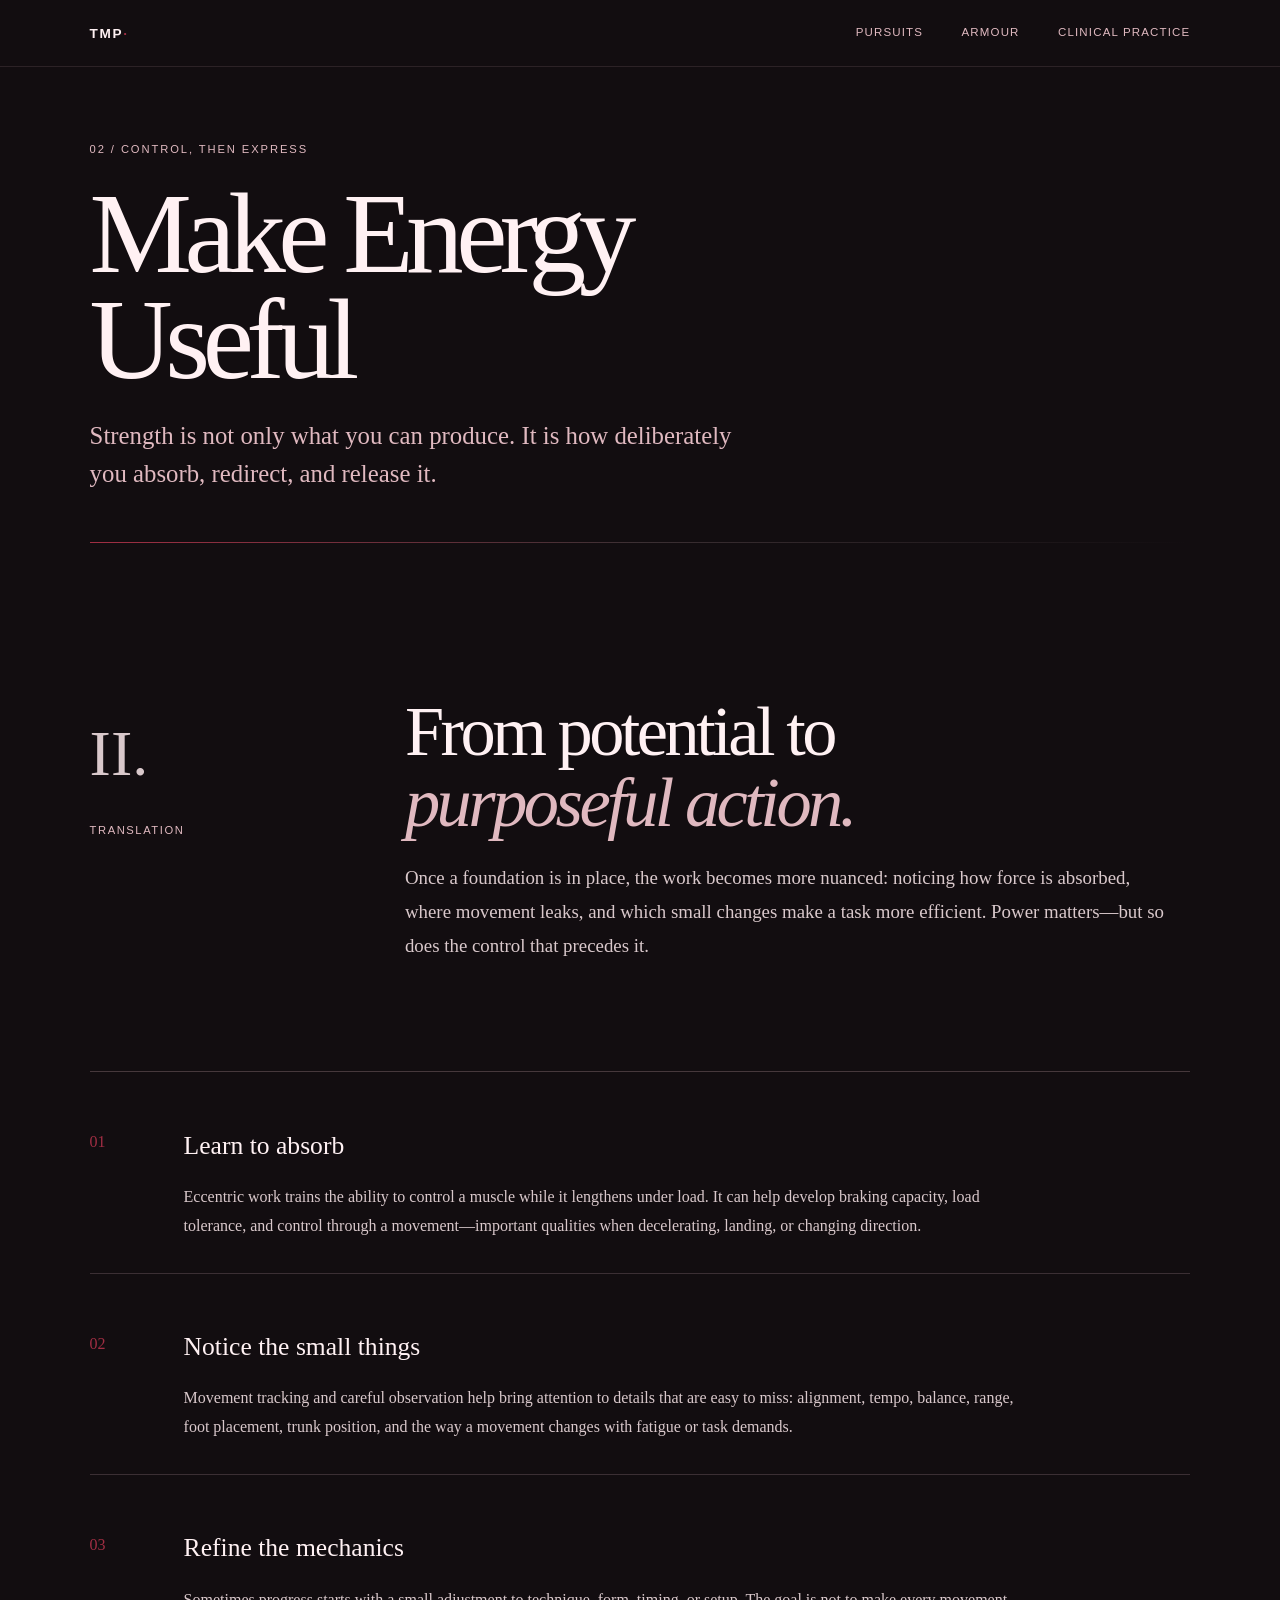
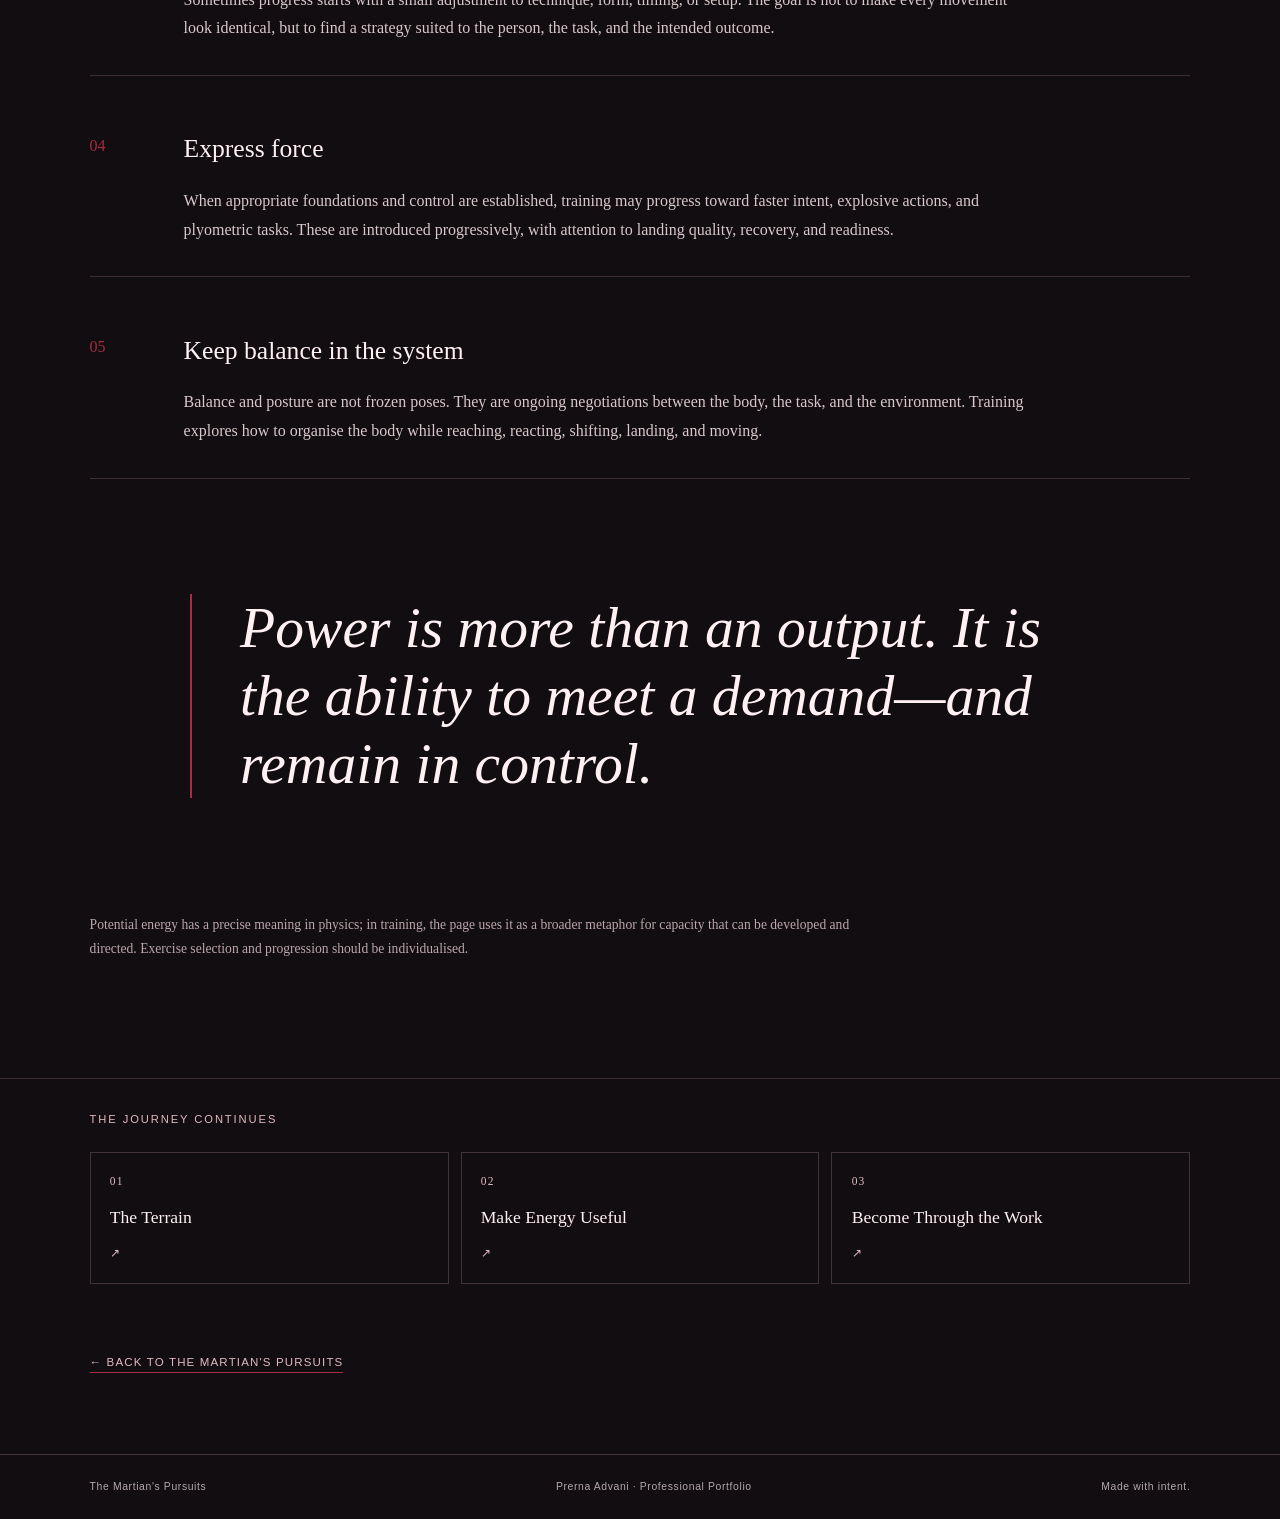
<file: force.html>
<!doctype html>
<html lang="en">
<head>
  <meta charset="utf-8">
  <meta name="viewport" content="width=device-width, initial-scale=1">
  <meta name="theme-color" content="#120D10">
  <meta name="description" content="Make Energy Useful — a strength and conditioning journey from foundation to purposeful movement.">
  <title>Make Energy Useful | The Martian's Pursuits</title>
  <link rel="stylesheet" href="./style.css">
</head>
<body class="journey-page">
  <header class="site-header">
    <a class="wordmark" href="./index.html" aria-label="The Martian's Pursuits, home">TMP<span>·</span></a>
    <nav aria-label="Main navigation"><a href="./index.html#pursuits">Pursuits</a><a href="./index.html#armour">Armour</a><a href="./index.html#clinical">Clinical practice</a></nav>
  </header>
  <main id="top">
    <section class="journey-hero section-wrap">
      <p class="eyebrow">02 / Control, then express</p>
      <h1>Make Energy Useful</h1>
      <p class="journey-lede">Strength is not only what you can produce. It is how deliberately you absorb, redirect, and release it.</p>
      <div class="journey-rule" aria-hidden="true"></div>
    </section>
    
    <section class="journey-content section-wrap">
      <div class="journey-intro-grid">
        <p class="journey-index">II.<br><span>Translation</span></p>
        <div><h2>From potential to <em>purposeful action.</em></h2>
          <p>Once a foundation is in place, the work becomes more nuanced: noticing how force is absorbed, where movement leaks, and which small changes make a task more efficient. Power matters—but so does the control that precedes it.</p>
        </div>
      </div>
      <div class="journey-steps">
        <article><span class="step-no">01</span><div><h3>Learn to absorb</h3><p>Eccentric work trains the ability to control a muscle while it lengthens under load. It can help develop braking capacity, load tolerance, and control through a movement—important qualities when decelerating, landing, or changing direction.</p></div></article>
        <article><span class="step-no">02</span><div><h3>Notice the small things</h3><p>Movement tracking and careful observation help bring attention to details that are easy to miss: alignment, tempo, balance, range, foot placement, trunk position, and the way a movement changes with fatigue or task demands.</p></div></article>
        <article><span class="step-no">03</span><div><h3>Refine the mechanics</h3><p>Sometimes progress starts with a small adjustment to technique, form, timing, or setup. The goal is not to make every movement look identical, but to find a strategy suited to the person, the task, and the intended outcome.</p></div></article>
        <article><span class="step-no">04</span><div><h3>Express force</h3><p>When appropriate foundations and control are established, training may progress toward faster intent, explosive actions, and plyometric tasks. These are introduced progressively, with attention to landing quality, recovery, and readiness.</p></div></article>
        <article><span class="step-no">05</span><div><h3>Keep balance in the system</h3><p>Balance and posture are not frozen poses. They are ongoing negotiations between the body, the task, and the environment. Training explores how to organise the body while reaching, reacting, shifting, landing, and moving.</p></div></article>
      </div>
      <blockquote class="journey-quote">Power is more than an output. It is the ability to meet a demand—and remain in control.</blockquote>
      <p class="journey-note">Potential energy has a precise meaning in physics; in training, the page uses it as a broader metaphor for capacity that can be developed and directed. Exercise selection and progression should be individualised.</p>
    </section>
    <section class="journey-next section-wrap">
      <p class="eyebrow">The journey continues</p>
      <div class="journey-next-links">
        <a href="./terrain.html">01 <span>The Terrain</span> ↗</a>
        <a href="./force.html">02 <span>Make Energy Useful</span> ↗</a>
        <a href="./making.html">03 <span>Become Through the Work</span> ↗</a>
      </div>
      <a class="back-to-top" href="./index.html">← Back to The Martian's Pursuits</a>
    </section>
  </main>
  <footer class="site-footer section-wrap"><span>The Martian's Pursuits</span><span>Prerna Advani · Professional Portfolio</span><span>Made with intent.</span></footer>
</body>
</html>
</file>
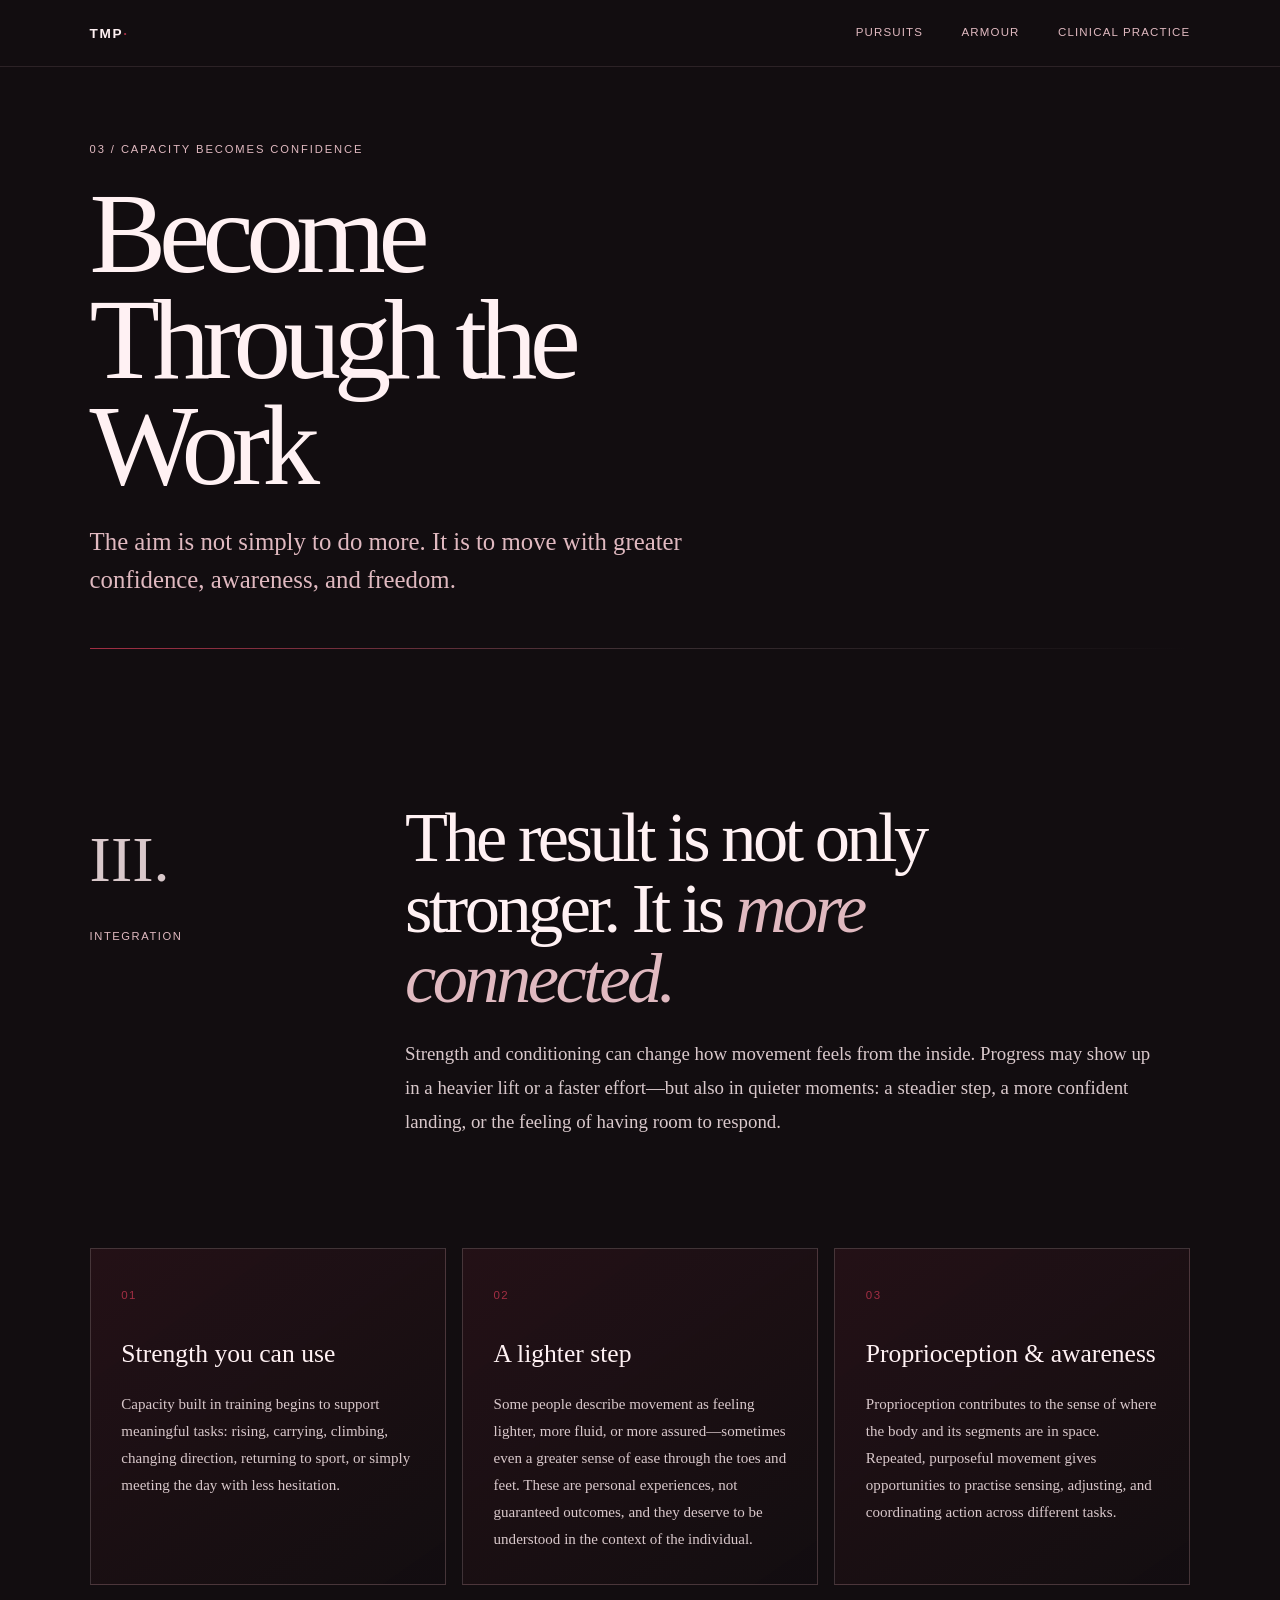
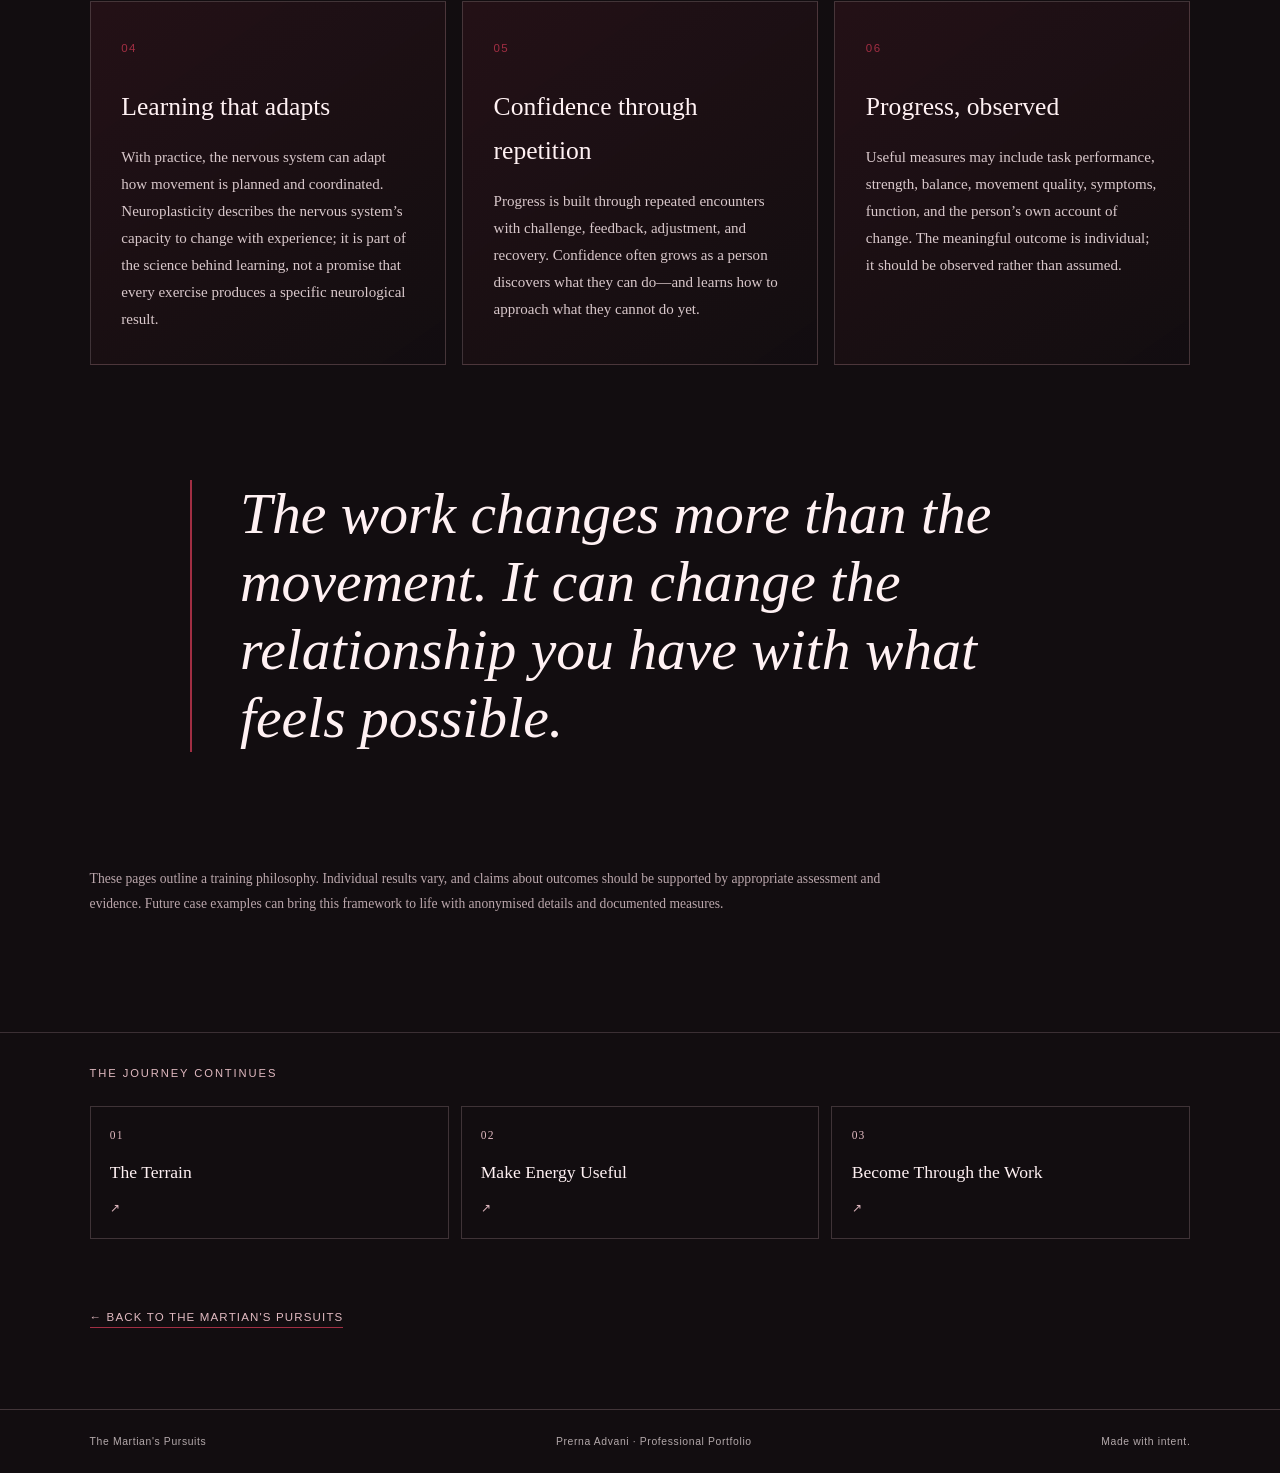
<file: making.html>
<!doctype html>
<html lang="en">
<head>
  <meta charset="utf-8">
  <meta name="viewport" content="width=device-width, initial-scale=1">
  <meta name="theme-color" content="#120D10">
  <meta name="description" content="Become Through the Work — a strength and conditioning journey from foundation to purposeful movement.">
  <title>Become Through the Work | The Martian's Pursuits</title>
  <link rel="stylesheet" href="./style.css">
</head>
<body class="journey-page">
  <header class="site-header">
    <a class="wordmark" href="./index.html" aria-label="The Martian's Pursuits, home">TMP<span>·</span></a>
    <nav aria-label="Main navigation"><a href="./index.html#pursuits">Pursuits</a><a href="./index.html#armour">Armour</a><a href="./index.html#clinical">Clinical practice</a></nav>
  </header>
  <main id="top">
    <section class="journey-hero section-wrap">
      <p class="eyebrow">03 / Capacity becomes confidence</p>
      <h1>Become Through the Work</h1>
      <p class="journey-lede">The aim is not simply to do more. It is to move with greater confidence, awareness, and freedom.</p>
      <div class="journey-rule" aria-hidden="true"></div>
    </section>
    
    <section class="journey-content section-wrap">
      <div class="journey-intro-grid">
        <p class="journey-index">III.<br><span>Integration</span></p>
        <div><h2>The result is not only stronger. It is <em>more connected.</em></h2>
          <p>Strength and conditioning can change how movement feels from the inside. Progress may show up in a heavier lift or a faster effort—but also in quieter moments: a steadier step, a more confident landing, or the feeling of having room to respond.</p>
        </div>
      </div>
      <div class="journey-card-grid">
        <article class="journey-card"><span class="card-index">01</span><h3>Strength you can use</h3><p>Capacity built in training begins to support meaningful tasks: rising, carrying, climbing, changing direction, returning to sport, or simply meeting the day with less hesitation.</p></article>
        <article class="journey-card"><span class="card-index">02</span><h3>A lighter step</h3><p>Some people describe movement as feeling lighter, more fluid, or more assured—sometimes even a greater sense of ease through the toes and feet. These are personal experiences, not guaranteed outcomes, and they deserve to be understood in the context of the individual.</p></article>
        <article class="journey-card"><span class="card-index">03</span><h3>Proprioception & awareness</h3><p>Proprioception contributes to the sense of where the body and its segments are in space. Repeated, purposeful movement gives opportunities to practise sensing, adjusting, and coordinating action across different tasks.</p></article>
        <article class="journey-card"><span class="card-index">04</span><h3>Learning that adapts</h3><p>With practice, the nervous system can adapt how movement is planned and coordinated. Neuroplasticity describes the nervous system’s capacity to change with experience; it is part of the science behind learning, not a promise that every exercise produces a specific neurological result.</p></article>
        <article class="journey-card"><span class="card-index">05</span><h3>Confidence through repetition</h3><p>Progress is built through repeated encounters with challenge, feedback, adjustment, and recovery. Confidence often grows as a person discovers what they can do—and learns how to approach what they cannot do yet.</p></article>
        <article class="journey-card"><span class="card-index">06</span><h3>Progress, observed</h3><p>Useful measures may include task performance, strength, balance, movement quality, symptoms, function, and the person’s own account of change. The meaningful outcome is individual; it should be observed rather than assumed.</p></article>
      </div>
      <blockquote class="journey-quote">The work changes more than the movement. It can change the relationship you have with what feels possible.</blockquote>
      <p class="journey-note">These pages outline a training philosophy. Individual results vary, and claims about outcomes should be supported by appropriate assessment and evidence. Future case examples can bring this framework to life with anonymised details and documented measures.</p>
    </section>
    <section class="journey-next section-wrap">
      <p class="eyebrow">The journey continues</p>
      <div class="journey-next-links">
        <a href="./terrain.html">01 <span>The Terrain</span> ↗</a>
        <a href="./force.html">02 <span>Make Energy Useful</span> ↗</a>
        <a href="./making.html">03 <span>Become Through the Work</span> ↗</a>
      </div>
      <a class="back-to-top" href="./index.html">← Back to The Martian's Pursuits</a>
    </section>
  </main>
  <footer class="site-footer section-wrap"><span>The Martian's Pursuits</span><span>Prerna Advani · Professional Portfolio</span><span>Made with intent.</span></footer>
</body>
</html>
</file>
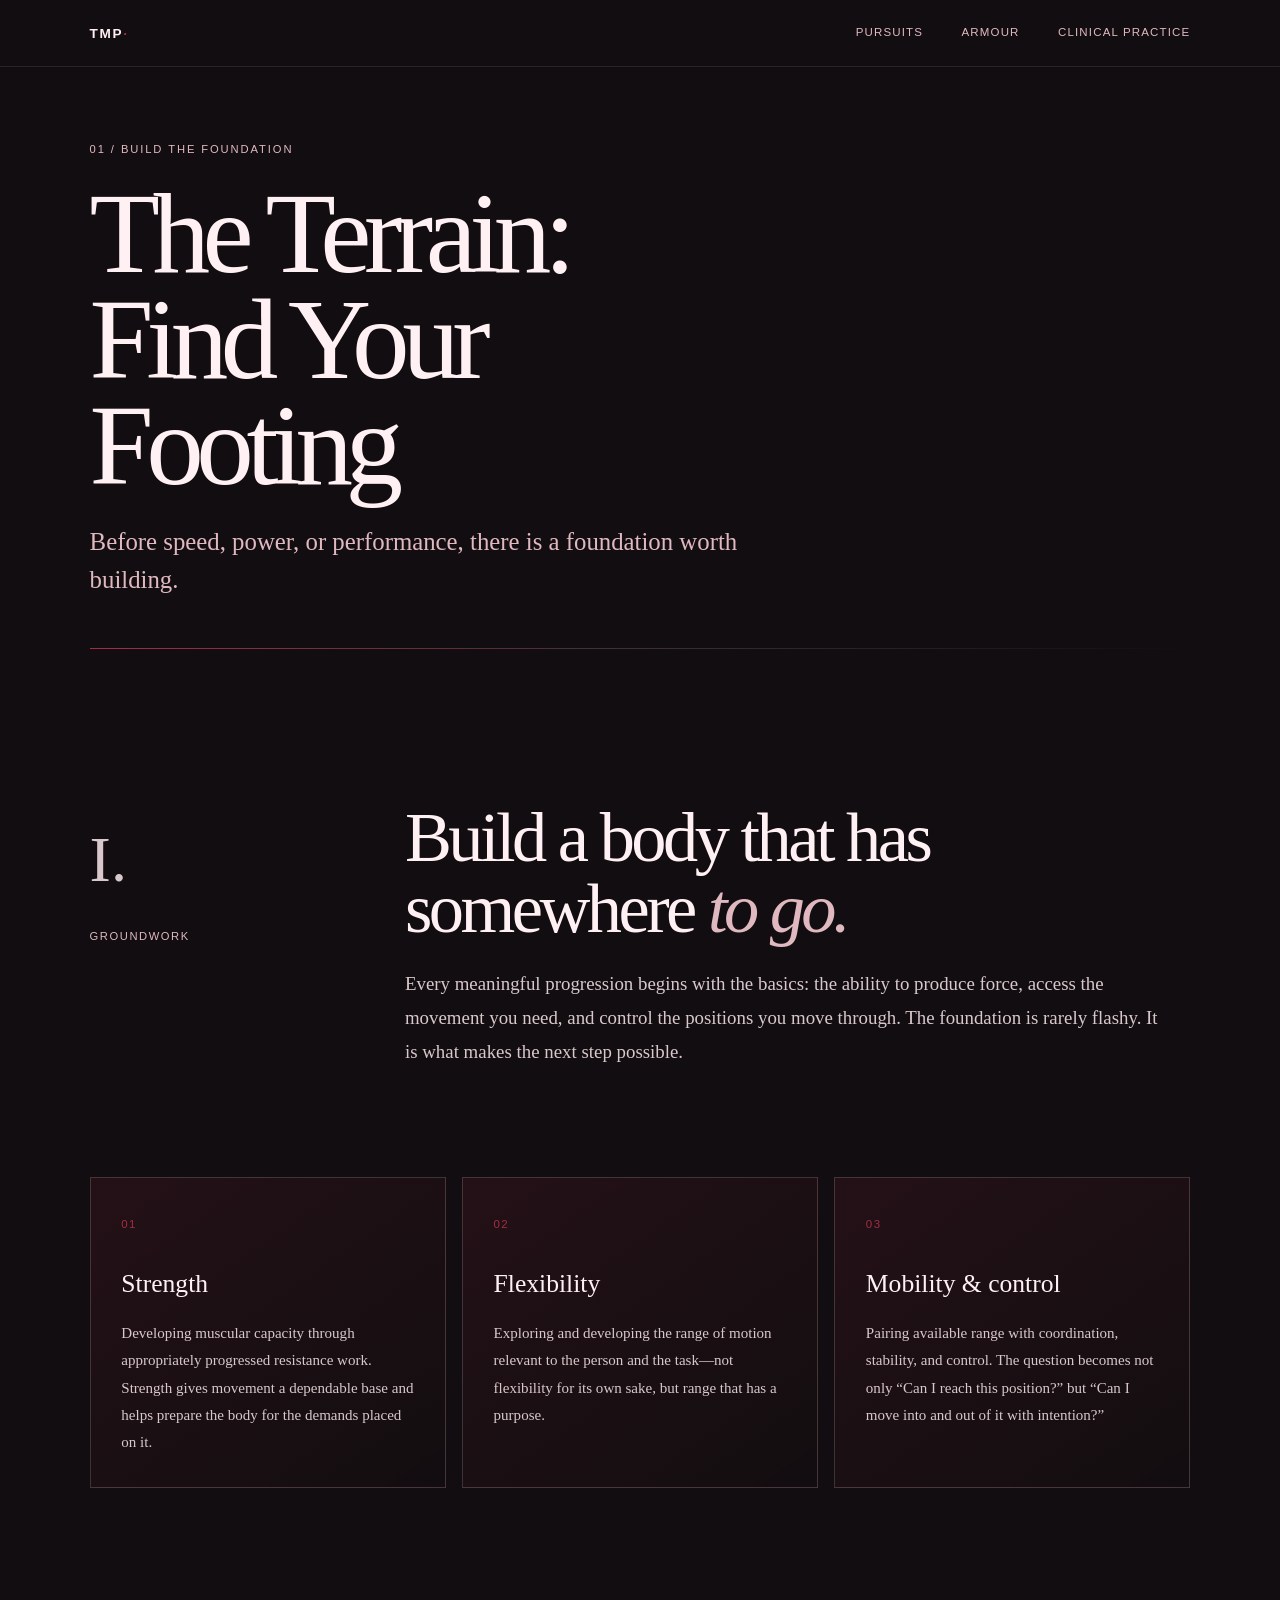
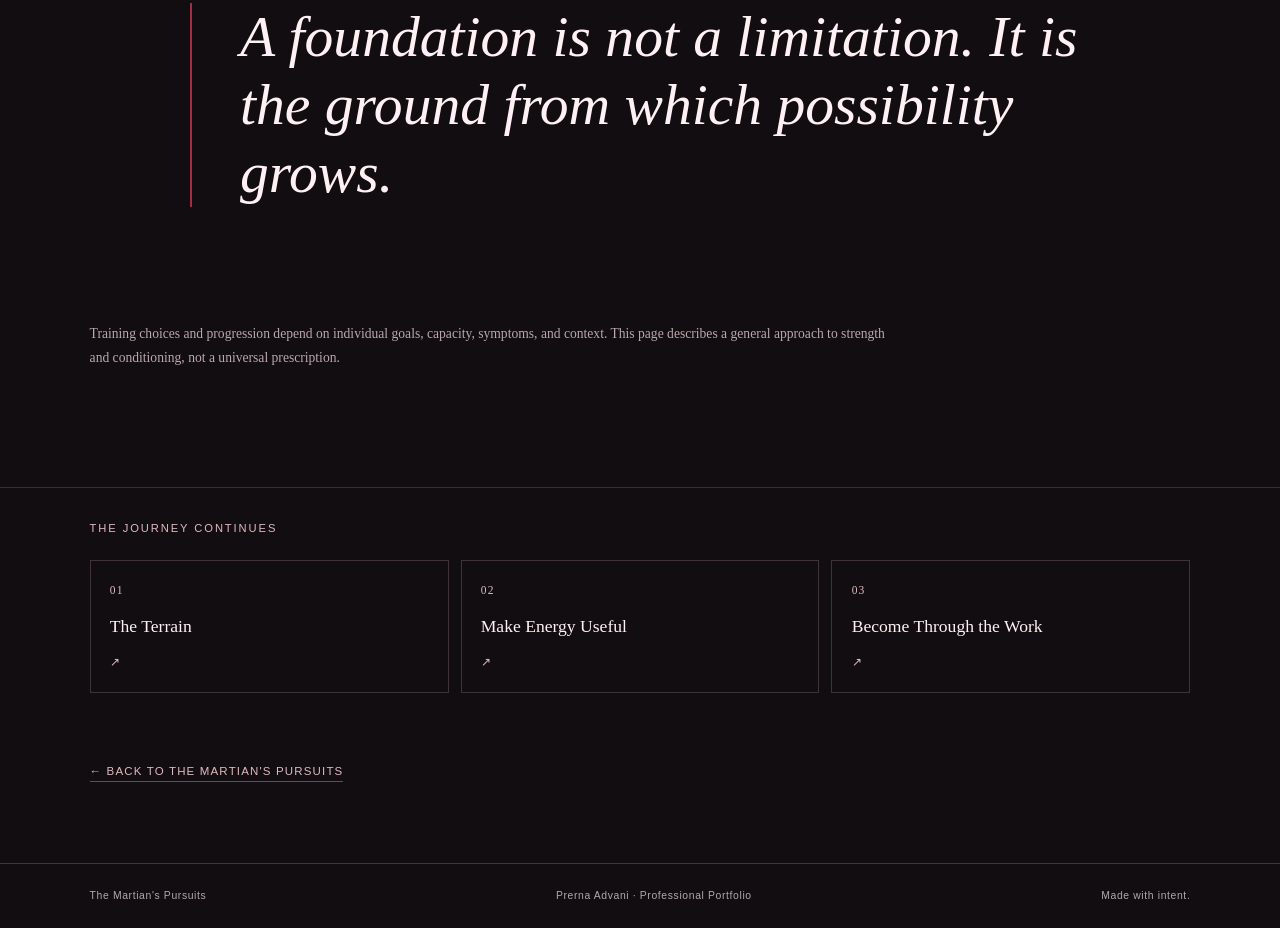
<file: terrain.html>
<!doctype html>
<html lang="en">
<head>
  <meta charset="utf-8">
  <meta name="viewport" content="width=device-width, initial-scale=1">
  <meta name="theme-color" content="#120D10">
  <meta name="description" content="The Terrain: Find Your Footing — a strength and conditioning journey from foundation to purposeful movement.">
  <title>The Terrain: Find Your Footing | The Martian's Pursuits</title>
  <link rel="stylesheet" href="./style.css">
</head>
<body class="journey-page">
  <header class="site-header">
    <a class="wordmark" href="./index.html" aria-label="The Martian's Pursuits, home">TMP<span>·</span></a>
    <nav aria-label="Main navigation"><a href="./index.html#pursuits">Pursuits</a><a href="./index.html#armour">Armour</a><a href="./index.html#clinical">Clinical practice</a></nav>
  </header>
  <main id="top">
    <section class="journey-hero section-wrap">
      <p class="eyebrow">01 / Build the foundation</p>
      <h1>The Terrain:<br> Find Your Footing</h1>
      <p class="journey-lede">Before speed, power, or performance, there is a foundation worth building.</p>
      <div class="journey-rule" aria-hidden="true"></div>
    </section>
    
    <section class="journey-content section-wrap">
      <div class="journey-intro-grid">
        <p class="journey-index">I.<br><span>Groundwork</span></p>
        <div><h2>Build a body that has somewhere <em>to go.</em></h2>
          <p>Every meaningful progression begins with the basics: the ability to produce force, access the movement you need, and control the positions you move through. The foundation is rarely flashy. It is what makes the next step possible.</p>
        </div>
      </div>
      <div class="journey-card-grid">
        <article class="journey-card"><span class="card-index">01</span><h3>Strength</h3><p>Developing muscular capacity through appropriately progressed resistance work. Strength gives movement a dependable base and helps prepare the body for the demands placed on it.</p></article>
        <article class="journey-card"><span class="card-index">02</span><h3>Flexibility</h3><p>Exploring and developing the range of motion relevant to the person and the task—not flexibility for its own sake, but range that has a purpose.</p></article>
        <article class="journey-card"><span class="card-index">03</span><h3>Mobility & control</h3><p>Pairing available range with coordination, stability, and control. The question becomes not only “Can I reach this position?” but “Can I move into and out of it with intention?”</p></article>
      </div>
      <blockquote class="journey-quote">A foundation is not a limitation. It is the ground from which possibility grows.</blockquote>
      <p class="journey-note">Training choices and progression depend on individual goals, capacity, symptoms, and context. This page describes a general approach to strength and conditioning, not a universal prescription.</p>
    </section>
    <section class="journey-next section-wrap">
      <p class="eyebrow">The journey continues</p>
      <div class="journey-next-links">
        <a href="./terrain.html">01 <span>The Terrain</span> ↗</a>
        <a href="./force.html">02 <span>Make Energy Useful</span> ↗</a>
        <a href="./making.html">03 <span>Become Through the Work</span> ↗</a>
      </div>
      <a class="back-to-top" href="./index.html">← Back to The Martian's Pursuits</a>
    </section>
  </main>
  <footer class="site-footer section-wrap"><span>The Martian's Pursuits</span><span>Prerna Advani · Professional Portfolio</span><span>Made with intent.</span></footer>
</body>
</html>
</file>
<file: style.css>
:root {
  color-scheme: dark;
  --black: #120D10;
  --burgundy: #3B121B;
  --crimson: #A12E43;
  --pink: #E0B9C0;
  --blush: #FFF1F3;
  --muted: rgba(255, 241, 243, .68);
  --line: rgba(224, 185, 192, .23);
  --gutter: clamp(1.25rem, 7vw, 7rem);
  --serif: Georgia, "Times New Roman", serif;
  --sans: Arial, Helvetica, sans-serif;
}
* { box-sizing: border-box; }
html { scroll-behavior: smooth; scroll-padding-top: 5rem; background: var(--black); }
body { margin: 0; background: var(--black); color: var(--blush); font-family: var(--serif); line-height: 1.7; -webkit-font-smoothing: antialiased; }
a { color: inherit; }
::selection { color: var(--blush); background: var(--crimson); }
.section-wrap { padding-left: var(--gutter); padding-right: var(--gutter); }
.site-header { position: absolute; z-index: 5; top: 0; left: 0; width: 100%; display: flex; justify-content: space-between; align-items: center; padding: 1.35rem var(--gutter); border-bottom: 1px solid rgba(224,185,192,.12); font-family: var(--sans); }
.wordmark { text-decoration: none; font-size: .85rem; letter-spacing: .12em; font-weight: 700; }
.wordmark span { color: var(--crimson); }
.site-header nav { display: flex; gap: clamp(1rem, 3vw, 2.5rem); }
.site-header nav a { color: var(--pink); font-size: .72rem; letter-spacing: .1em; text-transform: uppercase; text-decoration: none; }
.site-header nav a:hover, .site-header nav a:focus-visible { color: var(--blush); }
.hero { min-height: 100svh; position: relative; isolation: isolate; overflow: hidden; display: flex; flex-direction: column; justify-content: center; padding-top: 8rem; padding-bottom: 5rem; }
.hero::before { content: ""; position: absolute; z-index: -2; width: min(65vw, 55rem); aspect-ratio: 1; border-radius: 50%; right: -20%; top: 4%; background: radial-gradient(circle, rgba(161,46,67,.3), rgba(59,18,27,.12) 45%, transparent 70%); }
.eyebrow { margin: 0 0 1.2rem; color: var(--pink); font: .7rem/1.5 var(--sans); letter-spacing: .17em; text-transform: uppercase; }
.eyebrow-divider { padding: 0 .6rem; color: var(--crimson); }
.hero h1 { max-width: 11ch; margin: 0; font-size: clamp(4rem, 12vw, 10.5rem); line-height: .86; font-weight: 400; letter-spacing: -.075em; text-wrap: balance; }
h1 em, h2 em { color: var(--pink); font-weight: 400; }
.hero-rule { width: min(100%, 34rem); height: 1px; margin: 2.4rem 0 1.7rem; background: var(--line); }
.hero-rule span { display: block; width: 22%; height: 2px; background: var(--crimson); }
.intro-copy { max-width: 43rem; color: var(--muted); font-size: clamp(1rem, 1.25vw, 1.16rem); }
.intro-copy p { margin: 0 0 1.15rem; }
.intro-copy .closing-line { max-width: 36rem; padding-left: 1rem; border-left: 2px solid var(--crimson); color: var(--blush); font-size: 1.16em; }
.scroll-cue { display: inline-flex; align-items: center; gap: .8rem; width: fit-content; margin-top: 2.4rem; color: var(--pink); text-decoration: none; font: .68rem var(--sans); letter-spacing: .14em; text-transform: uppercase; }
.scroll-cue-line { display: inline-block; width: 2.8rem; height: 1px; background: var(--crimson); transition: width .2s ease; }
.scroll-cue:hover .scroll-cue-line { width: 4.2rem; }
.hero-orbit { pointer-events: none; position: absolute; z-index: -1; border: 1px solid rgba(224,185,192,.09); border-radius: 50%; transform: rotate(-28deg); }
.orbit-one { width: 45vw; height: 75vh; right: -7%; top: 13%; }
.orbit-two { width: 35vw; height: 58vh; right: -2%; top: 22%; border-color: rgba(161,46,67,.18); }
.section-intro { padding-top: clamp(6rem, 12vw, 11rem); padding-bottom: 2rem; background: linear-gradient(180deg, var(--burgundy), var(--black)); }
.section-intro h2, .closing h2 { margin: 0; font-size: clamp(3.4rem, 9vw, 8rem); line-height: .92; letter-spacing: -.065em; font-weight: 400; }
.section-lede { max-width: 35rem; margin: 2rem 0 0; color: var(--muted); font-size: 1.1rem; }
.pursuit-list { padding-top: 2rem; padding-bottom: clamp(6rem, 12vw, 10rem); }
.pursuit-card { display: grid; grid-template-columns: 3.5rem minmax(0, 1fr) 2rem; gap: 1rem; align-items: start; padding: 1.6rem 0; border-bottom: 1px solid var(--line); text-decoration: none; }
.card-index { padding-top: .35rem; color: var(--crimson); font: .72rem var(--sans); letter-spacing: .08em; }
.card-copy { display: grid; gap: .25rem; }
.card-title { font-size: clamp(1.35rem, 2.7vw, 2.15rem); line-height: 1.25; transition: color .2s ease; }
.card-description { max-width: 42rem; color: var(--muted); font-size: .95rem; }
.card-arrow { justify-self: end; color: var(--pink); font-size: 1.25rem; transition: transform .2s ease; }
.pursuit-card:hover .card-title, .pursuit-card:focus-visible .card-title { color: var(--pink); }
.pursuit-card:hover .card-arrow, .pursuit-card:focus-visible .card-arrow { transform: translate(3px, -3px); }
.pursuit-card:focus-visible, a:focus-visible { outline: 2px solid var(--pink); outline-offset: 5px; }
.approach { padding-top: clamp(5rem, 10vw, 9rem); padding-bottom: clamp(5rem, 10vw, 9rem); background: var(--burgundy); }
.approach-grid { display: grid; grid-template-columns: 1.1fr .9fr; gap: clamp(2rem, 8vw, 8rem); align-items: end; }
.approach-grid h2 { margin: 0; max-width: 12ch; font-size: clamp(2.8rem, 6vw, 5.5rem); font-weight: 400; line-height: .98; letter-spacing: -.055em; }
.approach-copy { color: var(--muted); max-width: 33rem; }
.approach-copy p:first-child { margin-top: 0; color: var(--blush); font-size: 1.15rem; }
.values-row { display: flex; flex-wrap: wrap; gap: .7rem; margin-top: 4rem; padding-top: 1.2rem; border-top: 1px solid var(--line); }
.values-row span { padding: .55rem .8rem; border: 1px solid var(--line); border-radius: 99px; color: var(--pink); font: .65rem var(--sans); letter-spacing: .08em; text-transform: uppercase; }
.details { padding-top: 3rem; padding-bottom: 6rem; background: linear-gradient(180deg, var(--burgundy), var(--black) 18rem); }
.detail { max-width: 53rem; padding: clamp(3rem, 7vw, 6rem) 0; border-bottom: 1px solid var(--line); scroll-margin-top: 2rem; }
.detail .eyebrow { color: var(--crimson); }
.detail h3 { margin: 0; font-size: clamp(2rem, 5vw, 4.4rem); line-height: 1.04; font-weight: 400; letter-spacing: -.045em; }
.detail > p:last-child { max-width: 43rem; color: var(--muted); font-size: 1.05rem; }
.closing { padding-top: clamp(6rem, 12vw, 11rem); padding-bottom: clamp(6rem, 12vw, 11rem); background: radial-gradient(ellipse at 90% 80%, rgba(59,18,27,.75), transparent 55%); }
.closing > p:not(.eyebrow) { max-width: 32rem; color: var(--muted); font-size: 1.1rem; }
.back-to-top { display: inline-block; margin-top: 1.5rem; padding-bottom: .25rem; border-bottom: 1px solid var(--crimson); color: var(--pink); text-decoration: none; font: .72rem var(--sans); letter-spacing: .1em; text-transform: uppercase; }
.site-footer { display: flex; justify-content: space-between; gap: 1rem; padding-top: 1.5rem; padding-bottom: 1.5rem; border-top: 1px solid var(--line); color: var(--muted); font: .65rem/1.5 var(--sans); letter-spacing: .06em; }
@media (max-width: 700px) {
  .site-header { padding-top: 1rem; padding-bottom: 1rem; }
  .site-header nav { gap: .8rem; }
  .site-header nav a { font-size: .62rem; letter-spacing: .04em; }
  .hero { padding-top: 8rem; }
  .hero h1 { font-size: clamp(3.7rem, 16vw, 6.5rem); }
  .hero-orbit { opacity: .55; }
  .orbit-one { width: 70vw; height: 55vh; right: -28%; }
  .orbit-two { width: 60vw; height: 45vh; right: -20%; }
  .approach-grid { grid-template-columns: 1fr; gap: 1.5rem; }
  .pursuit-card { grid-template-columns: 2rem minmax(0, 1fr) 1.2rem; gap: .65rem; }
  .site-footer { flex-direction: column; gap: .45rem; }
}
@media (max-width: 380px) { .site-header nav { gap: .55rem; } .site-header nav a { font-size: .56rem; } }
@media (prefers-reduced-motion: reduce) { html { scroll-behavior: auto; } *, *::before, *::after { transition-duration: .01ms !important; animation-duration: .01ms !important; animation-iteration-count: 1 !important; } }
/* ARMOUR: symbolic, responsive SVG illustration */
.armour-section { padding-top: clamp(5rem, 10vw, 9rem); padding-bottom: clamp(5rem, 10vw, 9rem); background: linear-gradient(180deg, var(--black), #1b0d12 55%, var(--black)); }
.armour-heading { max-width: 55rem; margin-bottom: 3rem; }
.armour-heading h2, .bow-copy h2 { margin: 0; font-size: clamp(3rem, 8vw, 7rem); line-height: .94; letter-spacing: -.06em; font-weight: 400; }
.armour-heading > p:last-child, .bow-copy > p:last-child { max-width: 38rem; color: var(--muted); font-size: 1.05rem; }
.armour-layout { display: grid; grid-template-columns: minmax(0, 1fr) minmax(18rem, .8fr); gap: clamp(2rem, 6vw, 6rem); align-items: center; }
.armour-figure { min-width: 0; border: 1px solid var(--line); background: radial-gradient(ellipse at 50% 40%, rgba(161,46,67,.17), transparent 65%); }
.armour-art { display: block; width: 100%; max-height: 44rem; }
.figure-caption { margin: 0; padding: .8rem 1rem; border-top: 1px solid var(--line); color: var(--muted); font: .65rem var(--sans); letter-spacing: .08em; text-transform: uppercase; }
.armour-links { display: flex; flex-direction: column; }
.armour-links a { display: grid; grid-template-columns: 2rem minmax(0,1fr) 1rem; gap: .8rem; align-items: start; padding: 1.3rem 0; border-bottom: 1px solid var(--line); text-decoration: none; }
.armour-links a > span:first-child { color: var(--crimson); font: .7rem var(--sans); padding-top: .2rem; }
.armour-links strong, .armour-links small { display: block; }
.armour-links strong { font-size: 1.1rem; font-weight: 400; }
.armour-links small { margin-top: .25rem; color: var(--muted); font-size: .82rem; }
.armour-links b { color: var(--pink); font-weight: 400; transition: transform .2s; }
.armour-links a:hover strong { color: var(--pink); }
.armour-links a:hover b { transform: translate(3px,-3px); }
.bow-section { overflow: hidden; padding-top: clamp(5rem, 10vw, 9rem); padding-bottom: clamp(4rem, 8vw, 7rem); background: var(--burgundy); }
.bow-copy { max-width: 55rem; }
.bow-stage { margin-top: 2.5rem; border-top: 1px solid var(--line); border-bottom: 1px solid var(--line); background: linear-gradient(90deg, rgba(18,13,16,.6), transparent); }
.bow-art { display: block; width: 100%; overflow: visible; }
.bow-curve { transform-origin: 170px 140px; }
.arrow-group { transform-origin: 170px 140px; }
.bow-stage.is-drawing .arrow-group { animation: arrow-draw 1.2s cubic-bezier(.2,.7,.2,1) both; }
.bow-stage.is-releasing .arrow-group { animation: arrow-release 1.1s cubic-bezier(.2,.7,.2,1) both; }
.bow-stage.is-releasing .arrow-trail { animation: trail-flash 1.1s ease-out both; }
.bow-stage.is-releasing .target-ring { animation: target-pulse 1.1s ease-out both; }
.bow-caption { margin: 0; padding: 0 1rem 1rem; color: var(--pink); font: .68rem var(--sans); letter-spacing: .12em; text-transform: uppercase; }
@keyframes arrow-draw { from { transform: translateX(0); } to { transform: translateX(-55px); } }
@keyframes arrow-release { 0% { transform: translateX(-55px); } 70% { transform: translateX(475px); } 100% { transform: translateX(475px); } }
@keyframes trail-flash { 0%,30% { opacity: 0; } 60% { opacity: .8; } 100% { opacity: 0; } }
@keyframes target-pulse { 0%,45% { opacity: .35; transform: scale(.7); transform-origin: 700px 140px; } 70% { opacity: 1; } 100% { opacity: .6; } }
@media (max-width: 760px) { .armour-layout { grid-template-columns: 1fr; } .armour-art { max-height: 36rem; } .bow-art { width: 150%; max-width: none; margin-left: -15%; } }
@media (prefers-reduced-motion: reduce) { .bow-stage.is-drawing .arrow-group, .bow-stage.is-releasing .arrow-group, .bow-stage.is-releasing .arrow-trail, .bow-stage.is-releasing .target-ring { animation: none !important; } }


/* Clinical practice overview */
.clinical-table-title { margin: 2.5rem 0 .65rem; color: var(--pink); font-size: 1.15rem; font-weight: 400; }
.table-intro { max-width: 48rem; color: var(--muted); font-size: .92rem; }
.clinical-table-wrap { width: 100%; margin: 1.5rem 0 2rem; overflow-x: auto; border-top: 1px solid var(--line); border-bottom: 1px solid var(--line); }
.clinical-table { width: 100%; min-width: 680px; border-collapse: collapse; text-align: left; font-size: .91rem; line-height: 1.65; }
.clinical-table th, .clinical-table td { padding: 1.15rem 1rem; vertical-align: top; border-bottom: 1px solid var(--line); }
.clinical-table thead th { color: var(--pink); font: .68rem var(--sans); letter-spacing: .12em; text-transform: uppercase; background: rgba(161,46,67,.1); }
.clinical-table tbody th { width: 20%; color: var(--text); font-weight: 500; }
.clinical-table tbody td:nth-child(2) { width: 52%; }
.clinical-table tbody td:nth-child(3) { width: 28%; color: var(--muted); font-size: .86rem; }
.clinical-table ul { margin: 0; padding-left: 1.1rem; }
.clinical-table li + li { margin-top: .3rem; }
.clinical-table tbody tr:last-child th, .clinical-table tbody tr:last-child td { border-bottom: 0; }
@media (max-width: 760px) {
  .clinical-table { min-width: 620px; }
  .clinical-table th, .clinical-table td { padding: .9rem .75rem; }
}


/* Mars editorial interlude — visual rhythm while the personal image set is being assembled */
.mars-interlude { padding-top: clamp(4rem, 8vw, 7rem); padding-bottom: clamp(5rem, 10vw, 8rem); }
.mars-interlude-heading { display: grid; grid-template-columns: 1fr 1.1fr; align-items: end; gap: 2rem; margin-bottom: 2.2rem; }
.mars-interlude-heading .eyebrow { grid-column: 1 / -1; margin-bottom: -.7rem; }
.mars-interlude-heading h2 { grid-column: 1 / -1; max-width: 12ch; margin: 0; font-size: clamp(2.7rem, 7vw, 6rem); line-height: .94; font-weight: 400; letter-spacing: -.055em; }
.mars-triptych { display: grid; grid-template-columns: 1.2fr .8fr 1fr; gap: .75rem; }
.mars-panel { min-height: clamp(260px, 36vw, 480px); position: relative; isolation: isolate; overflow: hidden; display: flex; flex-direction: column; justify-content: space-between; padding: 1.1rem; border: 1px solid var(--line); background-color: var(--burgundy); }
.mars-panel::before, .mars-panel::after { content: ""; position: absolute; z-index: -1; inset: 0; pointer-events: none; }
.mars-panel::after { background: linear-gradient(0deg, rgba(18,13,16,.88), transparent 54%, rgba(18,13,16,.12)); }
.mars-panel-landscape { background: radial-gradient(ellipse at 65% 25%, #E0B9C0 0, #A85A48 8%, #742B31 20%, transparent 40%), linear-gradient(164deg, #1a1116 0 36%, #5d2429 37%, #b94b36 59%, #3B121B 60%, #120D10 100%); }
.mars-panel-landscape::before { opacity: .65; background: repeating-linear-gradient(172deg, transparent 0 26px, rgba(255,241,243,.07) 27px 28px, transparent 29px 47px); clip-path: polygon(0 46%, 22% 38%, 37% 45%, 60% 30%, 100% 48%, 100% 100%, 0 100%); }
.mars-panel-fire { background: radial-gradient(ellipse at 50% 64%, #F2A05B 0, #C64A32 12%, #70212A 29%, transparent 48%), linear-gradient(145deg, #1b1015, #5a1b24 50%, #120D10); }
.mars-panel-fire::before { background: repeating-radial-gradient(ellipse at 50% 80%, transparent 0 18px, rgba(224,185,192,.12) 19px 20px, transparent 21px 34px); transform: rotate(-13deg) scale(1.5); }
.mars-panel-metal { background: radial-gradient(ellipse at 45% 30%, rgba(224,185,192,.7), transparent 4%), linear-gradient(135deg, #2a181d, #8f2b39 30%, #32121c 54%, #a12e43 73%, #120D10); }
.mars-panel-metal::before { inset: 10% -20%; border: 1px solid rgba(255,241,243,.28); transform: rotate(23deg); box-shadow: 0 0 0 18px rgba(18,13,16,.08), 0 0 0 38px rgba(224,185,192,.06), 0 0 0 62px rgba(18,13,16,.12); }
.panel-label, .panel-caption { font-family: var(--sans); position: relative; z-index: 1; }
.panel-label { color: var(--pink); font-size: .65rem; letter-spacing: .14em; text-transform: uppercase; }
.panel-caption { max-width: 10ch; font-size: clamp(1.45rem, 2.8vw, 2.6rem); line-height: 1; letter-spacing: -.04em; }
.hero { background-image: radial-gradient(ellipse at 80% 74%, rgba(161,46,67,.17), transparent 42%), linear-gradient(180deg, transparent 55%, rgba(59,18,27,.22)); }
.hero::after { content: ""; position: absolute; z-index: -1; width: 72vw; height: 28vw; min-height: 220px; right: -10vw; bottom: -10vw; border-radius: 50% 50% 0 0; border-top: 1px solid rgba(224,185,192,.24); background: linear-gradient(180deg, rgba(161,46,67,.12), transparent 80%); transform: rotate(-8deg); }
@media (max-width: 700px) {
  .mars-interlude-heading { display: block; }
  .mars-interlude-heading h2 { margin-top: 1.3rem; }
  .mars-triptych { grid-template-columns: 1fr 1fr; }
  .mars-panel { min-height: 260px; }
  .mars-panel-landscape { grid-column: 1 / -1; min-height: 320px; }
}
@media (prefers-reduced-motion: reduce) { .mars-panel, .mars-panel::before, .mars-panel::after { scroll-behavior: auto; } }


/* Armour redesign: cinematic framing, engraved-metal finish, and responsive figure scale */
.armour-figure { position: relative; overflow: hidden; isolation: isolate; border-color: rgba(224,185,192,.28); background: radial-gradient(ellipse at 50% 24%, rgba(161,46,67,.28), transparent 34%), radial-gradient(ellipse at 50% 70%, rgba(59,18,27,.68), transparent 68%), linear-gradient(155deg, #170e12 0%, #2a1018 52%, #120d10 100%); }
.armour-figure::before { content: ""; position: absolute; z-index: -1; width: 58%; aspect-ratio: 1; left: 21%; top: 7%; border-radius: 50%; background: radial-gradient(circle at 32% 28%, #c76b60 0%, #7d2933 28%, #3b121b 64%, #170d12 75%); box-shadow: 0 0 65px rgba(161,46,67,.22); opacity: .8; }
.armour-figure::after { content: ""; position: absolute; z-index: -1; inset: 0; opacity: .16; pointer-events: none; background-image: repeating-linear-gradient(0deg, transparent 0 5px, rgba(255,241,243,.09) 6px, transparent 7px 11px); mix-blend-mode: screen; }
.armour-art { position: relative; filter: drop-shadow(0 14px 22px rgba(0,0,0,.3)); }
.armour-links a { transition: border-color .25s ease, padding-left .25s ease, background .25s ease; }
.armour-links a:hover { padding-left: .65rem; border-color: rgba(224,185,192,.55); background: linear-gradient(90deg, rgba(161,46,67,.11), transparent); }
.armour-links a:focus-visible { outline: 1px solid var(--pink); outline-offset: 4px; }
@media (max-width: 760px) {
  .armour-layout { grid-template-columns: minmax(0,1fr); }
  .armour-figure { max-width: 38rem; margin-inline: auto; }
  .armour-art { max-height: none; }
}


/* The three Mars panels are navigational image-cards */
.mars-panel-link { color: var(--cream, #FFF1F3); text-decoration: none; cursor: pointer; }
.mars-panel-link:visited { color: var(--cream, #FFF1F3); }
.mars-panel-link .panel-caption { color: #FFF1F3; }
.panel-open { position: relative; z-index: 1; display: flex; justify-content: space-between; align-items: center; margin-top: 1.5rem; padding-top: .7rem; border-top: 1px solid rgba(255,241,243,.35); color: #E0B9C0; font-family: var(--sans); font-size: .7rem; letter-spacing: .12em; text-transform: uppercase; }
.mars-panel-link:hover { border-color: rgba(255,241,243,.7); transform: translateY(-3px); }
.mars-panel-link:hover .panel-open span { transform: translate(3px,-2px); }
.panel-open span { display: inline-block; transition: transform .2s ease; }
.mars-panel-link:focus-visible { outline: 2px solid #E0B9C0; outline-offset: 4px; }
@media (prefers-reduced-motion: reduce) { .mars-panel-link { transition: none; } }


/* Strength & conditioning destination pages */
.journey-page { background: #120D10; }
.journey-hero { padding-top: clamp(5rem, 11vw, 10rem); padding-bottom: clamp(3rem, 7vw, 6rem); position: relative; overflow: hidden; }
.journey-hero::after { content: ""; position: absolute; z-index: -1; width: min(60vw, 760px); aspect-ratio: 1; right: -12%; top: 0; border-radius: 50%; background: radial-gradient(circle, rgba(161,46,67,.24), transparent 68%); }
.journey-hero h1 { max-width: 12ch; margin: 1.4rem 0; font-size: clamp(3.5rem, 9vw, 8rem); line-height: .92; letter-spacing: -.065em; font-weight: 400; }
.journey-hero h1 em, .journey-content h2 em { color: #E0B9C0; font-family: var(--serif, Georgia, serif); font-weight: 400; }
.journey-lede { max-width: 650px; font-size: clamp(1.15rem, 2.2vw, 1.55rem); line-height: 1.55; color: #E0B9C0; }
.journey-rule { margin-top: 3rem; width: 100%; height: 1px; background: linear-gradient(90deg, #A12E43, rgba(224,185,192,.2), transparent); }
.journey-content { padding-top: clamp(2rem, 5vw, 5rem); padding-bottom: clamp(4rem, 8vw, 7rem); }
.journey-intro-grid { display: grid; grid-template-columns: .32fr 1fr; gap: clamp(1.5rem, 5vw, 5rem); margin-bottom: clamp(3rem, 7vw, 6rem); }
.journey-index { color: #A12E43; font-size: clamp(2.5rem, 5vw, 4.5rem); line-height: .9; margin: 0; }
.journey-index span { display: block; margin-top: .8rem; color: #E0B9C0; font: .7rem var(--sans, Arial, sans-serif); letter-spacing: .14em; text-transform: uppercase; }
.journey-content h2 { max-width: 15ch; font-size: clamp(2.3rem, 5.5vw, 5rem); line-height: 1; letter-spacing: -.05em; font-weight: 400; margin: 0 0 1.5rem; }
.journey-content p { line-height: 1.8; color: #D9C8CB; }
.journey-intro-grid > div > p { max-width: 760px; font-size: clamp(1rem, 1.5vw, 1.18rem); }
.journey-card-grid { display: grid; grid-template-columns: repeat(3,minmax(0,1fr)); gap: 1rem; }
.journey-card { padding: clamp(1.2rem, 2.4vw, 2rem); min-height: 250px; border: 1px solid rgba(224,185,192,.22); background: linear-gradient(145deg, rgba(161,46,67,.12), rgba(18,13,16,.2)); }
.journey-card .card-index { color: #A12E43; font-size: .72rem; letter-spacing: .12em; }
.journey-card h3, .journey-steps h3 { margin: 1.6rem 0 .8rem; font-size: clamp(1.3rem, 2vw, 1.8rem); font-weight: 400; color: #FFF1F3; }
.journey-card p { font-size: .94rem; margin-bottom: 0; }
.journey-quote { max-width: 900px; margin: clamp(4rem, 9vw, 8rem) auto; padding: 0 0 0 clamp(1.2rem, 4vw, 3rem); border-left: 2px solid #A12E43; font: italic clamp(1.8rem, 4.5vw, 3.7rem)/1.18 var(--serif, Georgia, serif); color: #FFF1F3; }
.journey-note { max-width: 800px; font-size: .85rem; color: #BBA7AC !important; }
.journey-steps { border-top: 1px solid rgba(224,185,192,.25); }
.journey-steps article { display: grid; grid-template-columns: 70px 1fr; gap: 1.5rem; padding: 1.8rem 0; border-bottom: 1px solid rgba(224,185,192,.2); }
.step-no { color: #A12E43; font-size: 1rem; padding-top: 1.7rem; }
.journey-steps h3 { margin-top: 1.4rem; }
.journey-steps p { max-width: 850px; margin-bottom: .2rem; }
.journey-next { padding-top: 2rem; padding-bottom: 5rem; border-top: 1px solid rgba(224,185,192,.2); }
.journey-next-links { display: grid; grid-template-columns: repeat(3,minmax(0,1fr)); gap: .75rem; margin: 1.5rem 0 3rem; }
.journey-next-links a { display: flex; flex-direction: column; gap: 1rem; padding: 1.2rem; border: 1px solid rgba(224,185,192,.22); text-decoration: none; color: #E0B9C0; font-size: .72rem; letter-spacing: .1em; text-transform: uppercase; }
.journey-next-links a span { color: #FFF1F3; font: 1.1rem var(--serif, Georgia, serif); letter-spacing: 0; text-transform: none; }
.journey-next-links a:hover { background: rgba(161,46,67,.13); border-color: #A12E43; }
@media(max-width:720px) {
 .journey-intro-grid { grid-template-columns: 1fr; gap: 1.2rem; }
 .journey-index { font-size: 2.5rem; }
 .journey-card-grid { grid-template-columns: 1fr; }
 .journey-card { min-height: 0; }
 .journey-next-links { grid-template-columns: 1fr; }
 .journey-steps article { grid-template-columns: 38px 1fr; gap: .7rem; }
}
</file>
